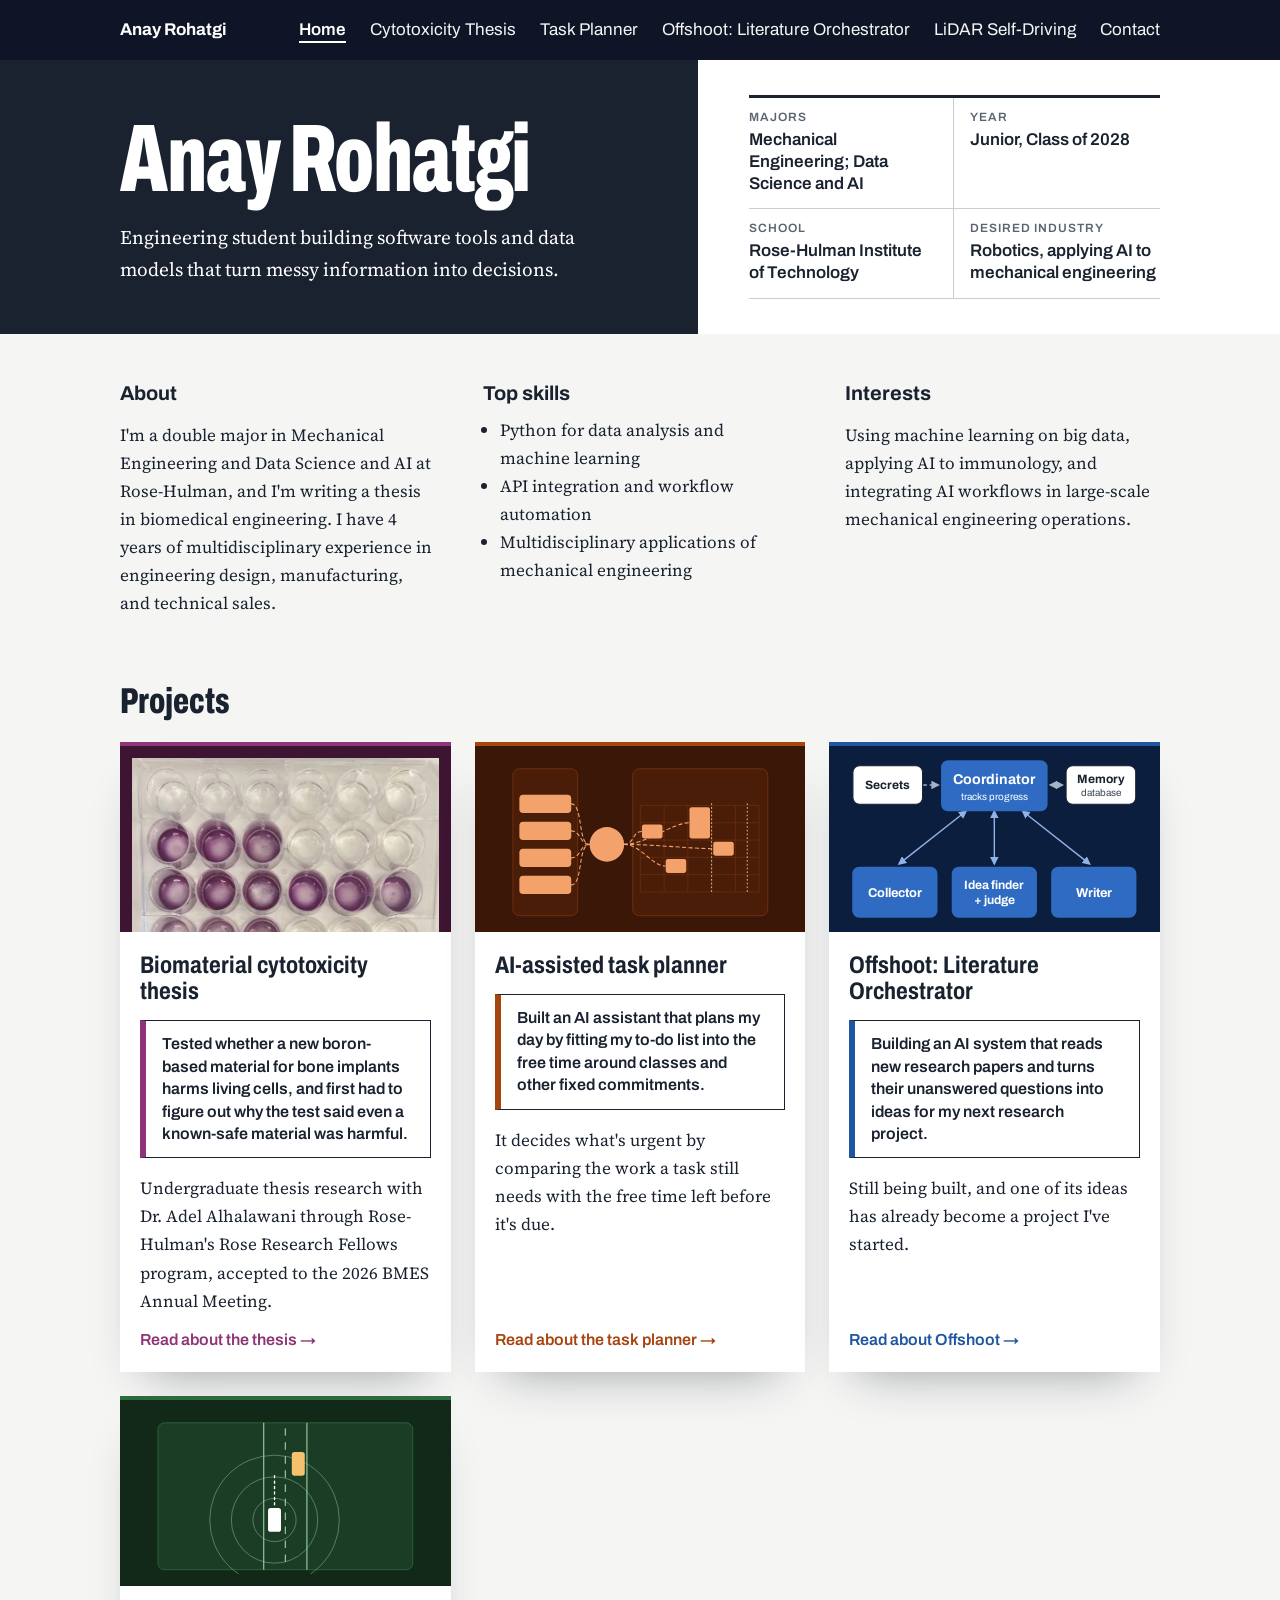
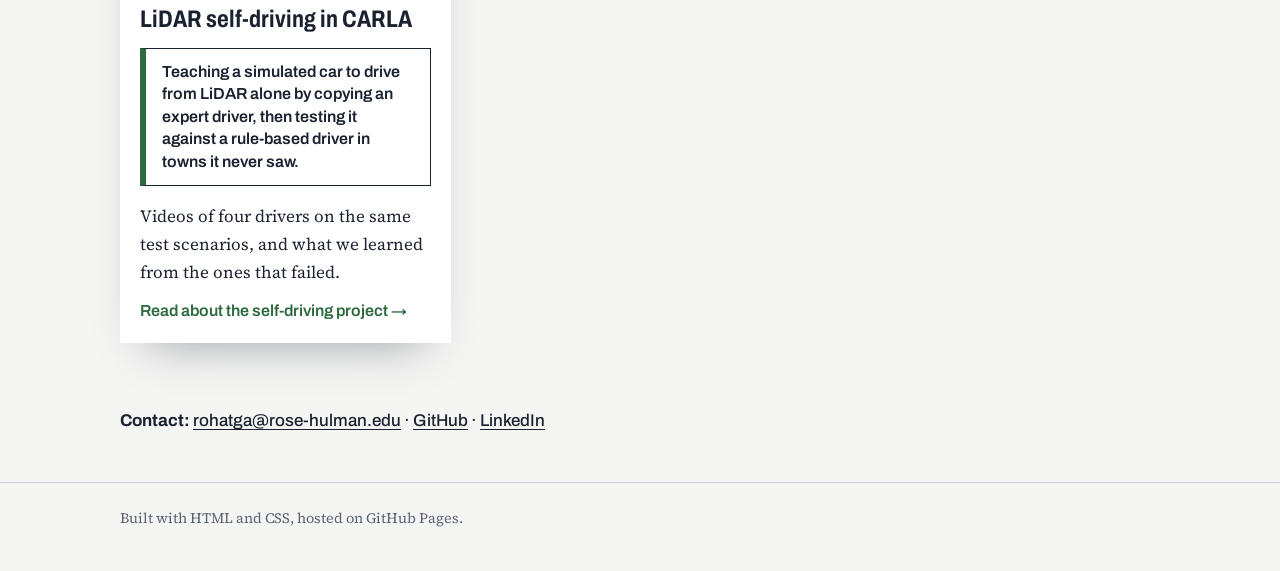
<file: index.html>
<!doctype html>
<html lang="en">
<head>
  <meta charset="utf-8">
  <meta name="viewport" content="width=device-width, initial-scale=1">
  <title>Anay Rohatgi | Portfolio</title>
  <link rel="preconnect" href="https://fonts.googleapis.com">
  <link rel="preconnect" href="https://fonts.gstatic.com" crossorigin>
  <link href="https://fonts.googleapis.com/css2?family=Archivo:wdth,wght@62..125,400..800&family=Source+Serif+4:opsz,wght@8..60,400;8..60,600&display=swap" rel="stylesheet">
  <link rel="stylesheet" href="style.css">
</head>
<body class="home-intro">
  <a class="skip-link" href="#main">Skip to content</a>
  <header class="site-header">
    <nav class="site-nav wrap" aria-label="Main">
      <a class="home" href="index.html">Anay Rohatgi</a>
      <ul>
        <li><a href="index.html" aria-current="page">Home</a></li>
        <li><a href="thesis.html">Cytotoxicity Thesis</a></li>
        <li><a href="task-planner.html">Task Planner</a></li>
        <li><a href="literature-orchestrator.html">Offshoot: Literature Orchestrator</a></li>
        <li><a href="carla-lidar.html">LiDAR Self-Driving</a></li>
        <li><a href="#contact">Contact</a></li>
      </ul>
    </nav>
  </header>
  <main id="main">
    <section class="hero">
      <div class="hero-inner wrap">
        <div class="hero-panel">
          <h1 class="hero-name">Anay Rohatgi</h1>
          <p class="lede">Engineering student building software tools and data models that turn messy information into decisions.</p>
        </div>
        <div class="hero-facts">
          <dl class="title-block">
            <div><dt>Majors</dt><dd>Mechanical Engineering; Data Science and AI</dd></div>
            <div><dt>Year</dt><dd>Junior, Class of 2028</dd></div>
            <div><dt>School</dt><dd>Rose-Hulman Institute of Technology</dd></div>
            <div><dt>Desired industry</dt><dd>Robotics, applying AI to mechanical engineering</dd></div>
          </dl>
        </div>
      </div>
    </section>

    <div class="wrap intro-wrap">
      <div class="about about--intro">
        <section>
          <h2>About</h2>
          <p>I'm a double major in Mechanical Engineering and Data Science and AI at Rose-Hulman, and I'm writing a thesis in biomedical engineering. I have 4 years of multidisciplinary experience in engineering design, manufacturing, and technical sales.</p>
        </section>
        <section>
          <h2>Top skills</h2>
          <ul>
            <li>Python for data analysis and machine learning</li>
            <li>API integration and workflow automation</li>
            <li>Multidisciplinary applications of mechanical engineering</li>
          </ul>
        </section>
        <section>
          <h2>Interests</h2>
          <p>Using machine learning on big data, applying AI to immunology, and integrating AI workflows in large-scale mechanical engineering operations.</p>
        </section>
      </div>
    </div>

    <section class="overview" aria-labelledby="projects-heading">
      <div class="wrap">
        <h2 id="projects-heading" class="section-title">Projects</h2>
        <div class="entries">

          <article class="entry" data-accent="purple">
            <div class="thumb thumb--photo">
              <img class="band-media" src="images/thesis-bg.webp" alt="" loading="lazy" decoding="async">
            </div>
            <div class="entry-body">
              <h3>Biomaterial cytotoxicity thesis</h3>
              <p class="bottom-line">Tested whether a new boron-based material for bone implants harms living cells, and first had to figure out why the test said even a known-safe material was harmful.</p>
              <p>Undergraduate thesis research with Dr. Adel Alhalawani through Rose-Hulman's Rose Research Fellows program, accepted to the 2026 BMES Annual Meeting.</p>
              <a class="more" href="thesis.html">Read about the thesis</a>
            </div>
          </article>

          <article class="entry" data-accent="rust">
            <div class="thumb thumb--art">
              <svg class="band-art" viewBox="0 0 480 300" aria-hidden="true" focusable="false">
                <rect x="4" y="20" width="120" height="272" rx="12" fill="#4A1D08" stroke="#7A3312" stroke-width="1.5"/>
                <g fill="#F4A26C">
                  <rect x="16" y="68" width="96" height="34" rx="7"/>
                  <rect x="16" y="118" width="96" height="34" rx="7"/>
                  <rect x="16" y="168" width="96" height="34" rx="7"/>
                  <rect x="16" y="218" width="96" height="34" rx="7"/>
                </g>
                <rect x="226" y="20" width="250" height="272" rx="12" fill="#4A1D08" stroke="#7A3312" stroke-width="1.5"/>
                <g stroke="#7A3312" stroke-width="1">
                  <path d="M240 88H460M240 120H460M240 152H460M240 184H460M240 216H460M240 248H460"/>
                  <path d="M240 88V248M284 88V248M328 88V248M372 88V248M416 88V248M460 88V248"/>
                </g>
                <g fill="none" stroke="#F4A26C" stroke-width="2" stroke-linecap="round">
                  <path class="flow" d="M112 85C134 85 124 160 146 160"/>
                  <path class="flow" d="M112 135C130 135 128 160 146 160"/>
                  <path class="flow" d="M112 185C130 185 128 160 146 160"/>
                  <path class="flow" d="M112 235C134 235 124 160 146 160"/>
                  <path class="flow" d="M210 160C228 160 226 136 242 136"/>
                  <path class="flow" d="M210 160C240 160 262 200 286 200"/>
                  <path class="flow" d="M210 160C250 160 300 120 330 120"/>
                  <path class="flow" d="M210 160C262 160 340 168 374 168"/>
                </g>
                <circle cx="178" cy="160" r="32" fill="#F4A26C"/>
                <g fill="#F4A26C">
                  <rect x="243" y="123" width="38" height="26" rx="4"/>
                  <rect x="287" y="187" width="38" height="26" rx="4"/>
                  <rect x="331" y="91" width="38" height="58" rx="4"/>
                  <rect x="375" y="155" width="38" height="26" rx="4"/>
                </g>
                <path d="M372 84V252M438 84V252" stroke="#FFE3CC" stroke-width="1.5" stroke-dasharray="3 4"/>
              </svg>
            </div>
            <div class="entry-body">
              <h3>AI-assisted task planner</h3>
              <p class="bottom-line">Built an AI assistant that plans my day by fitting my to-do list into the free time around classes and other fixed commitments.</p>
              <p>It decides what's urgent by comparing the work a task still needs with the free time left before it's due.</p>
              <a class="more" href="task-planner.html">Read about the task planner</a>
            </div>
          </article>

          <article class="entry" data-accent="blue">
            <div class="thumb thumb--diagram">
              <svg class="thumb-diagram" viewBox="0 97 400 228" aria-hidden="true" focusable="false">
                <defs>
                  <marker id="home-orch-arrow" viewBox="0 0 10 10" refX="8" refY="5" markerWidth="6" markerHeight="6" orient="auto-start-reverse">
                    <path d="M0 0L10 5L0 10z" fill="#8FB3E6"/>
                  </marker>
                  <marker id="home-orch-arrow-grey" viewBox="0 0 10 10" refX="8" refY="5" markerWidth="6" markerHeight="6" orient="auto-start-reverse">
                    <path d="M0 0L10 5L0 10z" fill="#A7B3C4"/>
                  </marker>
                </defs>
                <g fill="none" stroke-width="2">
                  <path d="M160 172L66 246" stroke="#8FB3E6" marker-start="url(#home-orch-arrow)" marker-end="url(#home-orch-arrow)"/>
                  <path d="M200 172V246" stroke="#8FB3E6" marker-start="url(#home-orch-arrow)" marker-end="url(#home-orch-arrow)"/>
                  <path d="M240 172L334 246" stroke="#8FB3E6" marker-start="url(#home-orch-arrow)" marker-end="url(#home-orch-arrow)"/>
                  <g stroke="#A7B3C4" stroke-dasharray="5 4">
                    <path d="M100 135H121" marker-end="url(#home-orch-arrow-grey)"/>
                    <path d="M279 135H296" marker-start="url(#home-orch-arrow-grey)" marker-end="url(#home-orch-arrow-grey)"/>
                  </g>
                </g>
                <g fill="#fff" stroke="#1A2230" stroke-width="1.5">
                  <rect x="1" y="108" width="98" height="54" rx="9"/>
                  <rect x="301" y="108" width="98" height="54" rx="9"/>
                </g>
                <g fill="#2F6BC2">
                  <rect x="125" y="100" width="150" height="72" rx="10"/>
                  <rect x="0" y="250" width="120" height="72" rx="10"/>
                  <rect x="140" y="250" width="120" height="72" rx="10"/>
                  <rect x="280" y="250" width="120" height="72" rx="10"/>
                </g>
                <g text-anchor="middle" font-weight="700" fill="#1A2230" font-size="17">
                  <text x="50" y="140">Secrets</text>
                  <text x="350" y="132">Memory</text>
                </g>
                <text x="350" y="151" text-anchor="middle" fill="#3E4755" font-size="14">database</text>
                <g text-anchor="middle" font-weight="700" fill="#fff">
                  <text x="200" y="134" font-size="20">Coordinator</text>
                  <text x="60" y="292" font-size="18">Collector</text>
                  <text x="200" y="282" font-size="17">Idea finder</text>
                  <text x="200" y="303" font-size="17">+ judge</text>
                  <text x="340" y="292" font-size="18">Writer</text>
                </g>
                <text x="200" y="156" text-anchor="middle" font-size="14" fill="#fff">tracks progress</text>
              </svg>
            </div>
            <div class="entry-body">
              <h3>Offshoot: Literature Orchestrator</h3>
              <p class="bottom-line">Building an AI system that reads new research papers and turns their unanswered questions into ideas for my next research project.</p>
              <p>Still being built, and one of its ideas has already become a project I've started.</p>
              <a class="more" href="literature-orchestrator.html">Read about Offshoot</a>
            </div>
          </article>

          <article class="entry" data-accent="green">
            <div class="thumb thumb--art">
              <svg class="band-art" viewBox="0 0 480 300" aria-hidden="true" focusable="false">
                <rect x="4" y="20" width="472" height="272" rx="12" fill="#1B3D26" stroke="#2D6A3E" stroke-width="1.5"/>
                <path d="M200 20V292M280 20V292" stroke="#9ED3AE" stroke-width="2"/>
                <path d="M240 30V282" stroke="#9ED3AE" stroke-width="2" stroke-dasharray="14 12"/>
                <g fill="none" stroke="#9ED3AE" stroke-width="1.5" opacity=".55">
                  <circle cx="220" cy="200" r="40"/>
                  <circle cx="220" cy="200" r="80"/>
                  <circle cx="220" cy="200" r="120"/>
                </g>
                <rect x="208" y="178" width="24" height="44" rx="5" fill="#fff"/>
                <rect x="252" y="74" width="24" height="44" rx="5" fill="#F4C26C"/>
                <path d="M220 172V112" stroke="#fff" stroke-width="2.5" stroke-linecap="round" stroke-dasharray="4 6"/>
              </svg>
            </div>
            <div class="entry-body">
              <h3>LiDAR self-driving in CARLA</h3>
              <p class="bottom-line">Teaching a simulated car to drive from LiDAR alone by copying an expert driver, then testing it against a rule-based driver in towns it never saw.</p>
              <p>Videos of four drivers on the same test scenarios, and what we learned from the ones that failed.</p>
              <a class="more" href="carla-lidar.html">Read about the self-driving project</a>
            </div>
          </article>

        </div>
      </div>
    </section>

    <div class="wrap contact-wrap">
      <p class="contact-line" id="contact"><strong>Contact:</strong> <a href="mailto:rohatga@rose-hulman.edu">rohatga@rose-hulman.edu</a> · <a href="https://github.com/anayrohatgi">GitHub</a> · <a href="https://www.linkedin.com/in/anay-rohatgi">LinkedIn</a></p>
    </div>
  </main>
  <footer><div class="wrap">Built with HTML and CSS, hosted on GitHub Pages.</div></footer>
  <script src="script.js"></script>
</body>
</html>
</file>
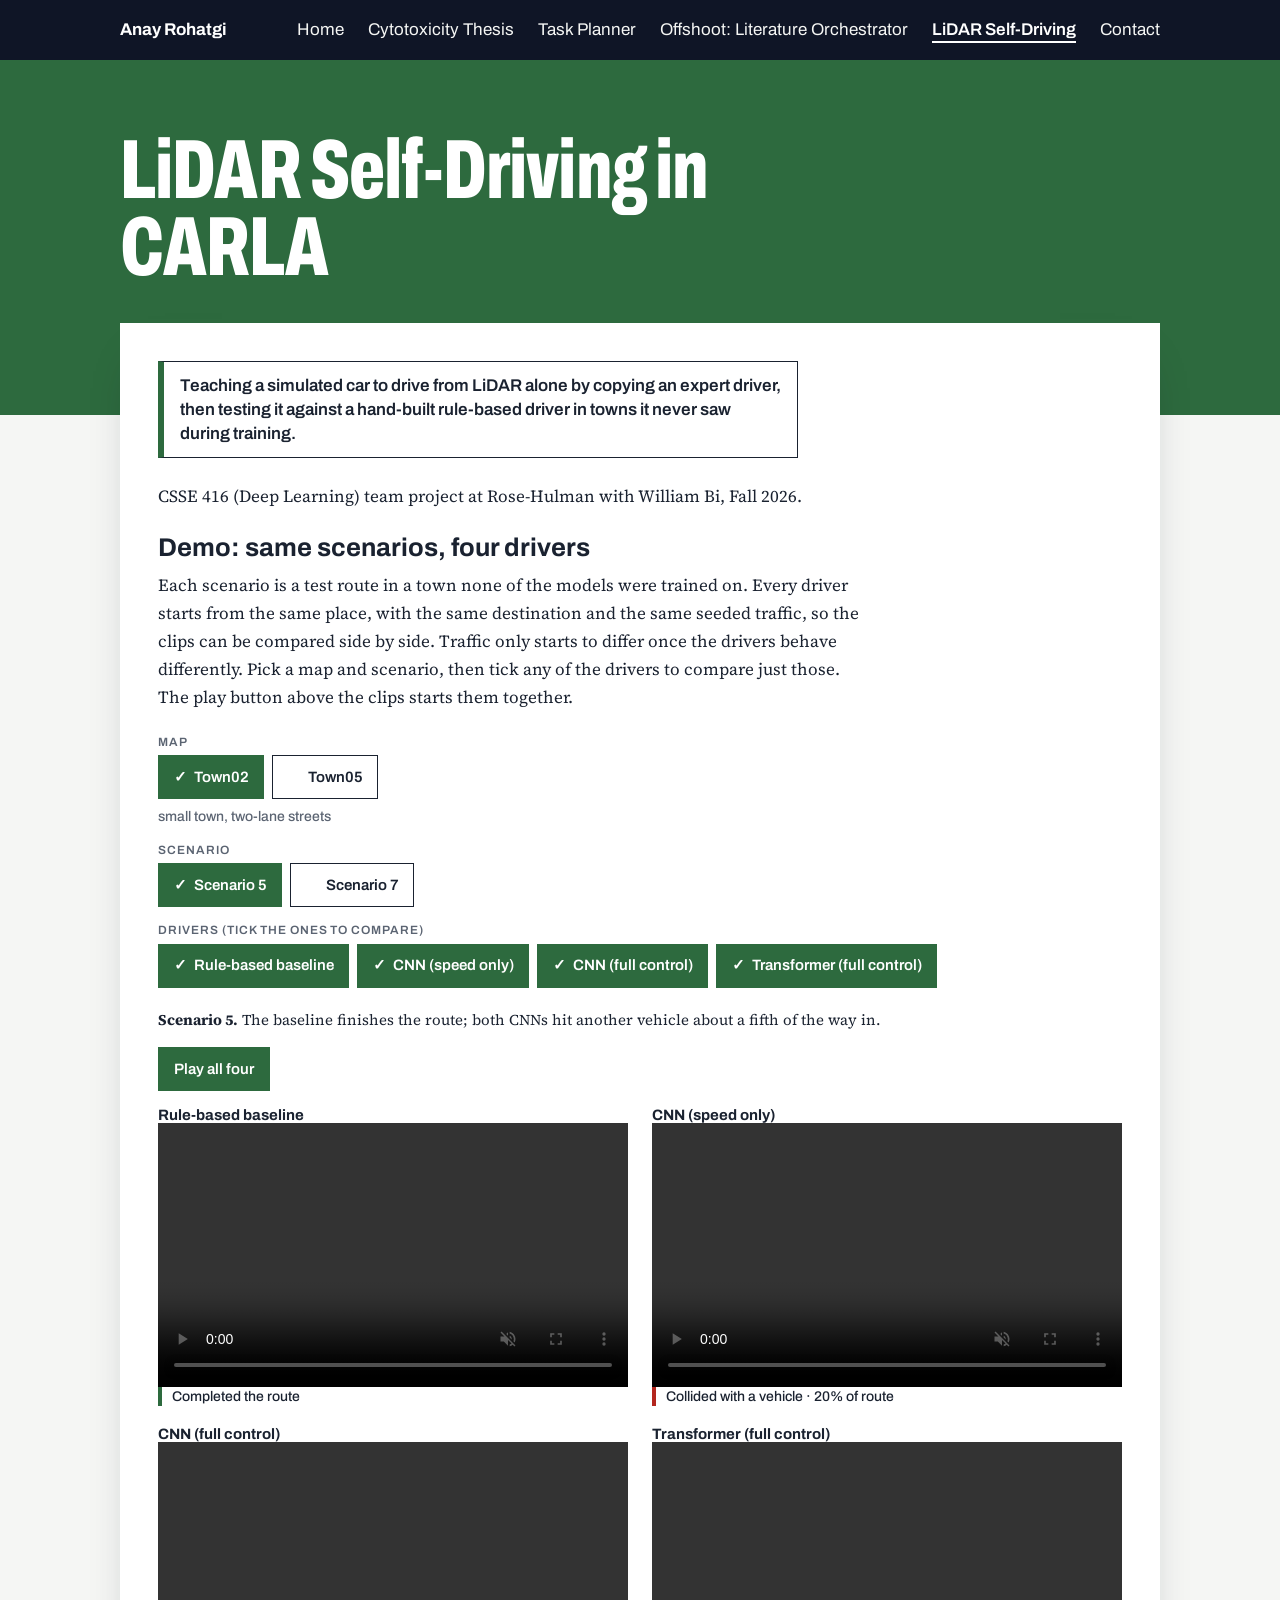
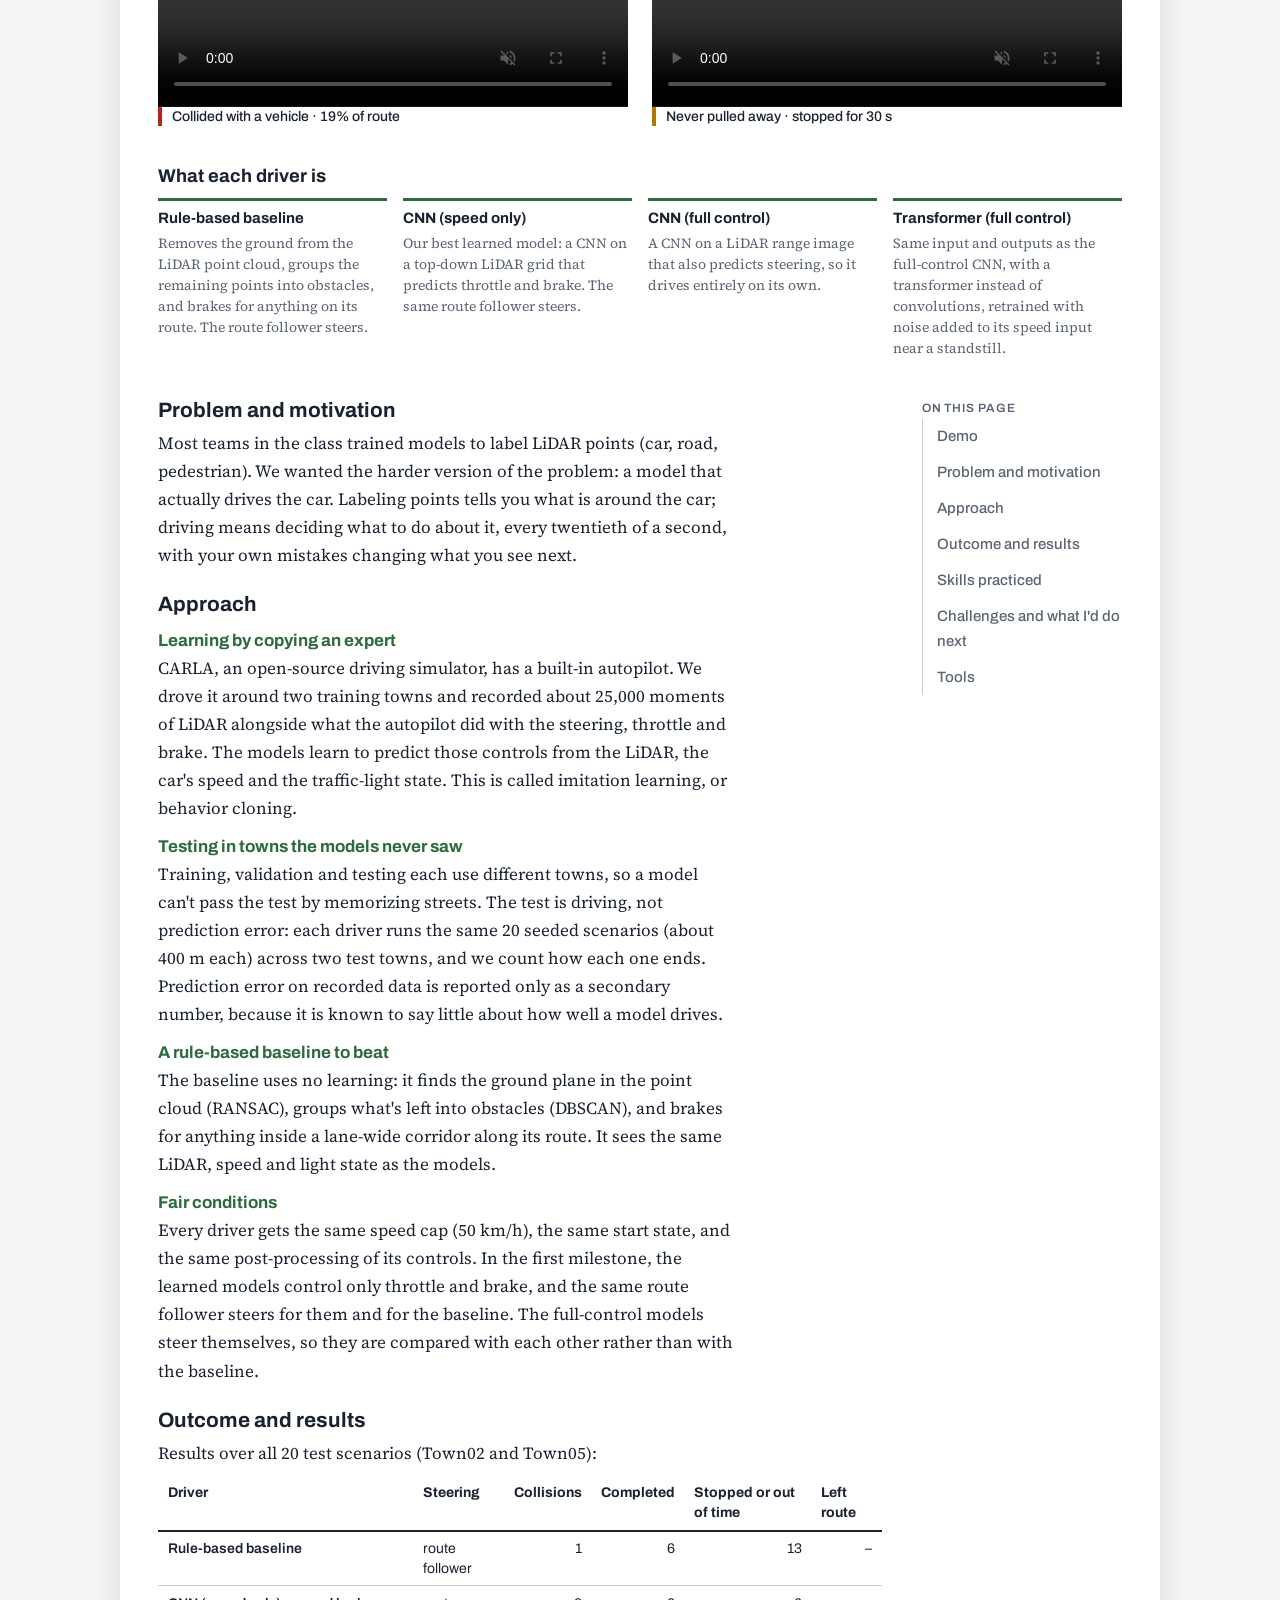
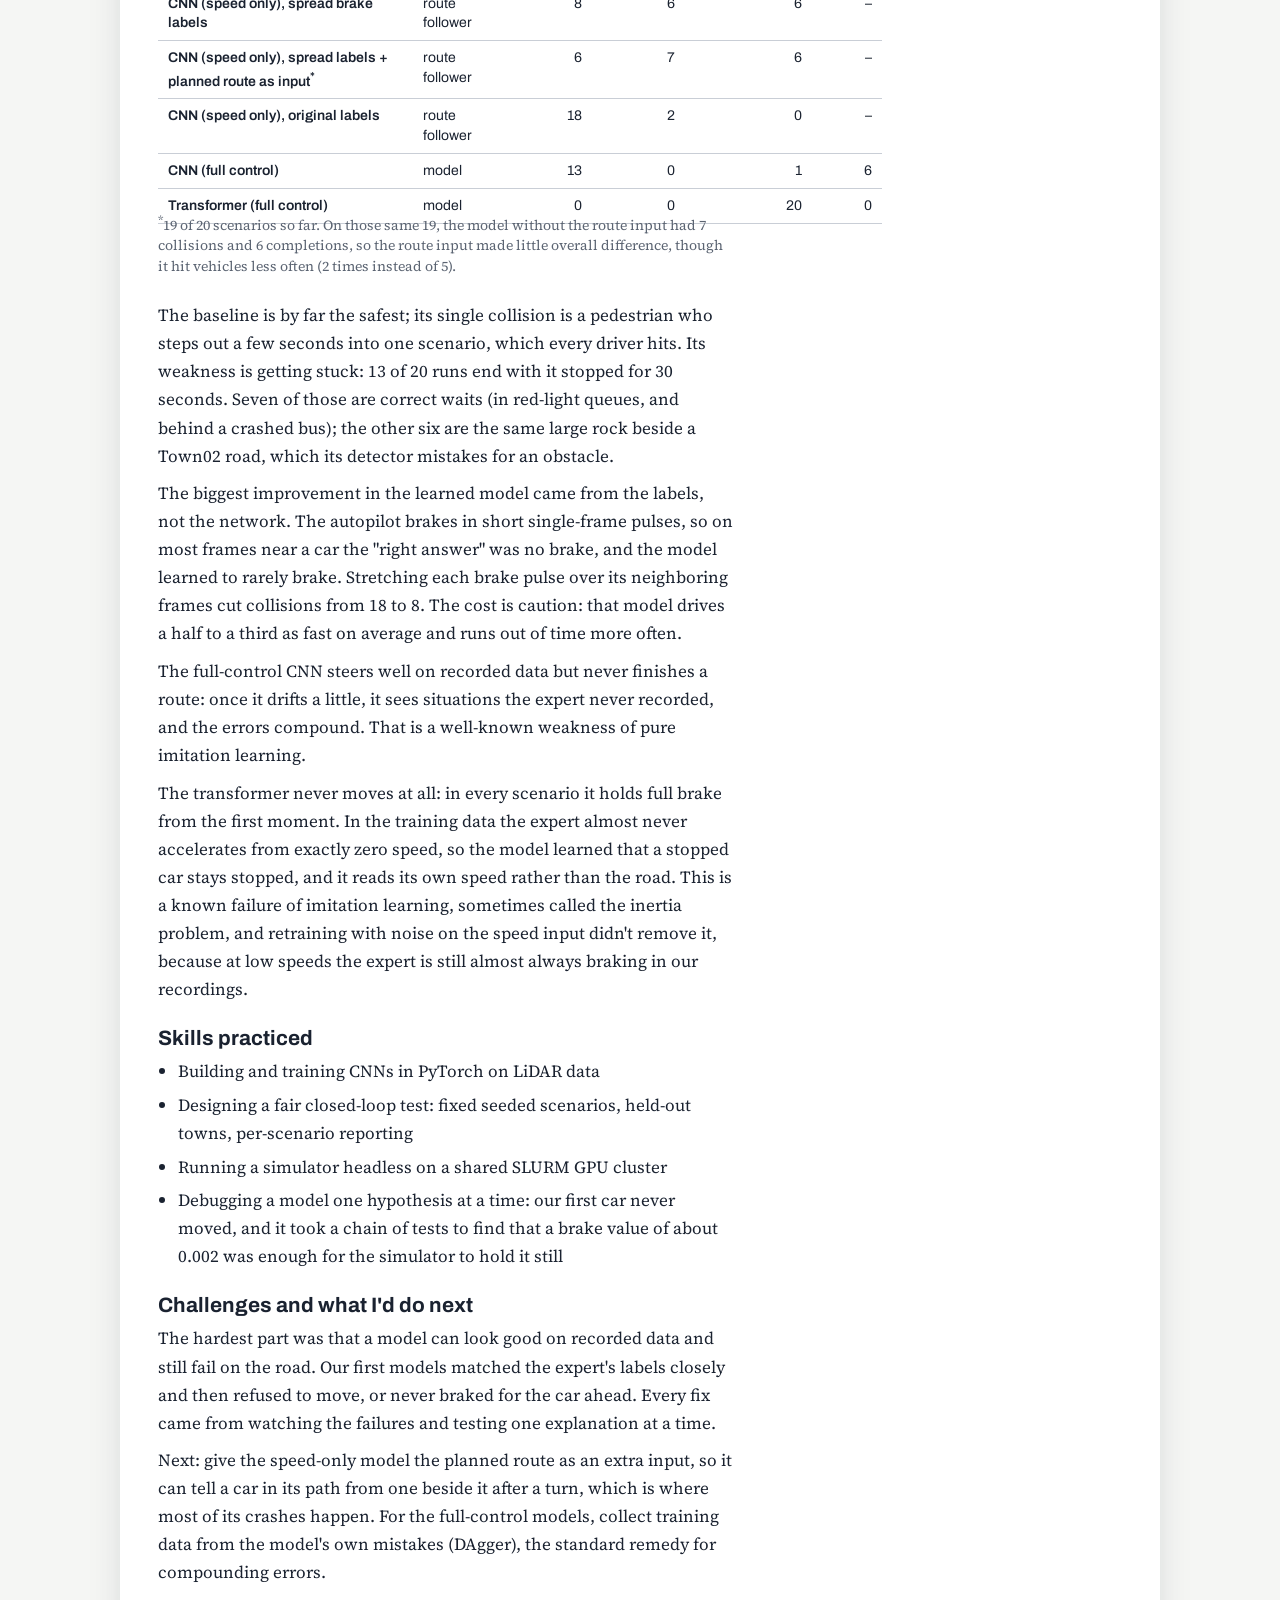
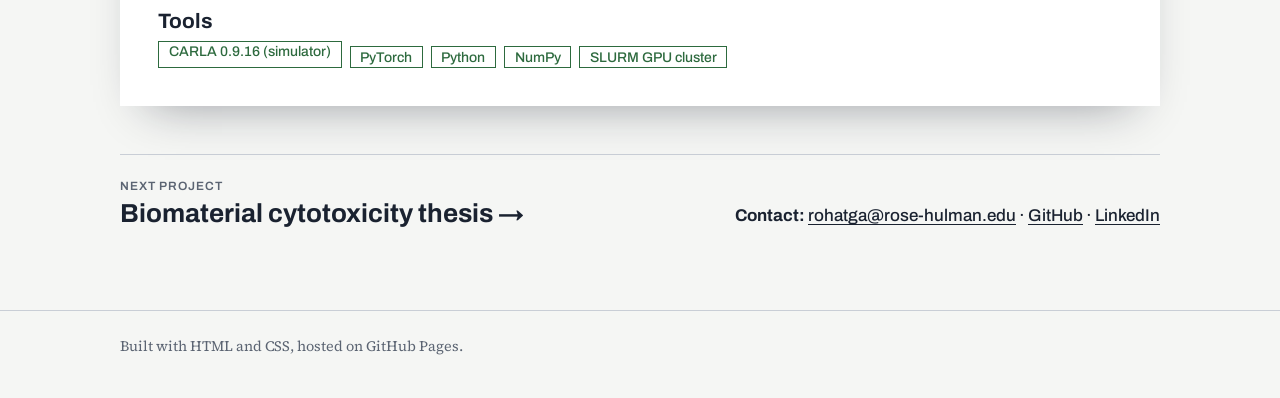
<file: carla-lidar.html>
<!doctype html>
<html lang="en">
<head>
  <meta charset="utf-8">
  <meta name="viewport" content="width=device-width, initial-scale=1">
  <title>LiDAR Self-Driving in CARLA | Anay Rohatgi</title>
  <link rel="preconnect" href="https://fonts.googleapis.com">
  <link rel="preconnect" href="https://fonts.gstatic.com" crossorigin>
  <link href="https://fonts.googleapis.com/css2?family=Archivo:wdth,wght@62..125,400..800&family=Source+Serif+4:opsz,wght@8..60,400;8..60,600&display=swap" rel="stylesheet">
  <link rel="stylesheet" href="style.css?v=4">
</head>
<body>
  <a class="skip-link" href="#main">Skip to content</a>
  <header class="site-header">
    <nav class="site-nav wrap" aria-label="Main">
      <a class="home" href="index.html">Anay Rohatgi</a>
      <ul>
        <li><a href="index.html">Home</a></li>
        <li><a href="thesis.html">Cytotoxicity Thesis</a></li>
        <li><a href="task-planner.html">Task Planner</a></li>
        <li><a href="literature-orchestrator.html">Offshoot: Literature Orchestrator</a></li>
        <li><a href="carla-lidar.html" aria-current="page">LiDAR Self-Driving</a></li>
        <li><a href="#contact">Contact</a></li>
      </ul>
    </nav>
  </header>
  <main id="main">
    <article class="project detail" data-accent="green">
      <div class="band">
        <div class="band-inner wrap"><h1>LiDAR Self-Driving in CARLA</h1></div>
      </div>
      <div class="wrap">
        <div class="card detail-card detail-card--toc-right">

          <!-- Demo first: full card width, above the write-up. -->
          <section class="demo" id="demo" aria-labelledby="demo-heading">
            <p class="bottom-line">Teaching a simulated car to drive from LiDAR alone by copying an expert driver, then testing it against a hand-built rule-based driver in towns it never saw during training.</p>
            <p class="meta">CSSE 416 (Deep Learning) team project at Rose-Hulman with William Bi, Fall 2026.</p>
            <h2 id="demo-heading">Demo: same scenarios, four drivers</h2>
            <p>Each scenario is a test route in a town none of the models were trained on. Every driver starts from the same place, with the same destination and the same seeded traffic, so the clips can be compared side by side. Traffic only starts to differ once the drivers behave differently. Pick a map and scenario, then tick any of the drivers to compare just those. The play button above the clips starts them together.</p>
            <h3 class="town">Town02 <span>small town, two-lane streets</span></h3>

            <figure class="scenario" id="town02-sc05">
              <figcaption><strong>Scenario 5.</strong> The baseline finishes the route; both CNNs hit another vehicle about a fifth of the way in.</figcaption>
              <button class="play-all" type="button">Play all four</button>
              <div class="clips">
                <div class="clip"><p class="clip-name">Rule-based baseline</p>
                  <video src="videos/carla/baseline-dz-cap/Town02_sc05.mp4" controls muted playsinline preload="metadata" aria-label="Rule-based baseline, Town02 scenario 5"></video>
                  <p class="outcome outcome--ok">Completed the route</p></div>
                <div class="clip"><p class="clip-name">CNN (speed only)</p>
                  <video src="videos/carla/m4_spread-dz-cap/Town02_sc05.mp4" controls muted playsinline preload="metadata" aria-label="CNN with throttle and brake only, Town02 scenario 5"></video>
                  <p class="outcome outcome--crash">Collided with a vehicle · 20% of route</p></div>
                <div class="clip"><p class="clip-name">CNN (full control)</p>
                  <video src="videos/carla/cnn-dz-cap/Town02_sc05.mp4" controls muted playsinline preload="metadata" aria-label="Full-control CNN, Town02 scenario 5"></video>
                  <p class="outcome outcome--crash">Collided with a vehicle · 19% of route</p></div>
                <div class="clip"><p class="clip-name">Transformer (full control)</p>
                  <video src="videos/carla/tf2-dz-cap/Town02_sc05.mp4" controls muted playsinline preload="metadata" aria-label="Transformer, Town02 scenario 5"></video>
                  <p class="outcome outcome--stop">Never pulled away · stopped for 30 s</p></div>
              </div>
            </figure>

            <figure class="scenario" id="town02-sc07">
              <figcaption><strong>Scenario 7.</strong> The speed-only CNN finishes. The baseline stops for a large rock at the roadside: its geometric detector can't tell a rock face from a car, so it waits until the 30-second limit.</figcaption>
              <button class="play-all" type="button">Play all four</button>
              <div class="clips">
                <div class="clip"><p class="clip-name">Rule-based baseline</p>
                  <video src="videos/carla/baseline-dz-cap/Town02_sc07.mp4" controls muted playsinline preload="metadata" aria-label="Rule-based baseline, Town02 scenario 7"></video>
                  <p class="outcome outcome--stop">Stopped for 30 s · 90% of route</p></div>
                <div class="clip"><p class="clip-name">CNN (speed only)</p>
                  <video src="videos/carla/m4_spread-dz-cap/Town02_sc07.mp4" controls muted playsinline preload="metadata" aria-label="CNN with throttle and brake only, Town02 scenario 7"></video>
                  <p class="outcome outcome--ok">Completed the route</p></div>
                <div class="clip"><p class="clip-name">CNN (full control)</p>
                  <video src="videos/carla/cnn-dz-cap/Town02_sc07.mp4" controls muted playsinline preload="metadata" aria-label="Full-control CNN, Town02 scenario 7"></video>
                  <p class="outcome outcome--crash">Collided with a vehicle · 12% of route</p></div>
                <div class="clip"><p class="clip-name">Transformer (full control)</p>
                  <video src="videos/carla/tf2-dz-cap/Town02_sc07.mp4" controls muted playsinline preload="metadata" aria-label="Transformer, Town02 scenario 7"></video>
                  <p class="outcome outcome--stop">Never pulled away · stopped for 30 s</p></div>
              </div>
            </figure>

            <h3 class="town">Town05 <span>grid of multi-lane streets</span></h3>

            <figure class="scenario" id="town05-sc00">
              <figcaption><strong>Scenario 0.</strong> The speed-only CNN finishes. The baseline is doing the right thing: it waits in a queue behind a car stopped at a red light. Our test counts any 30-second stop as stuck unless the light is at the car itself, so this ending says more about the test rule than about the baseline.</figcaption>
              <button class="play-all" type="button">Play all four</button>
              <div class="clips">
                <div class="clip"><p class="clip-name">Rule-based baseline</p>
                  <video src="videos/carla/baseline-dz-cap/Town05_sc00.mp4" controls muted playsinline preload="metadata" aria-label="Rule-based baseline, Town05 scenario 0"></video>
                  <p class="outcome outcome--stop">Stopped for 30 s · 62% of route</p></div>
                <div class="clip"><p class="clip-name">CNN (speed only)</p>
                  <video src="videos/carla/m4_spread-dz-cap/Town05_sc00.mp4" controls muted playsinline preload="metadata" aria-label="CNN with throttle and brake only, Town05 scenario 0"></video>
                  <p class="outcome outcome--ok">Completed the route</p></div>
                <div class="clip"><p class="clip-name">CNN (full control)</p>
                  <video src="videos/carla/cnn-dz-cap/Town05_sc00.mp4" controls muted playsinline preload="metadata" aria-label="Full-control CNN, Town05 scenario 0"></video>
                  <p class="outcome outcome--stop">Stopped for 30 s · 11% of route</p></div>
                <div class="clip"><p class="clip-name">Transformer (full control)</p>
                  <video src="videos/carla/tf2-dz-cap/Town05_sc00.mp4" controls muted playsinline preload="metadata" aria-label="Transformer, Town05 scenario 0"></video>
                  <p class="outcome outcome--stop">Never pulled away · stopped for 30 s</p></div>
              </div>
            </figure>

            <figure class="scenario" id="town05-sc09">
              <figcaption><strong>Scenario 9.</strong> The baseline finishes; the speed-only CNN collides just before the end, and the full-control CNN drifts off its route.</figcaption>
              <button class="play-all" type="button">Play all four</button>
              <div class="clips">
                <div class="clip"><p class="clip-name">Rule-based baseline</p>
                  <video src="videos/carla/baseline-dz-cap/Town05_sc09.mp4" controls muted playsinline preload="metadata" aria-label="Rule-based baseline, Town05 scenario 9"></video>
                  <p class="outcome outcome--ok">Completed the route</p></div>
                <div class="clip"><p class="clip-name">CNN (speed only)</p>
                  <video src="videos/carla/m4_spread-dz-cap/Town05_sc09.mp4" controls muted playsinline preload="metadata" aria-label="CNN with throttle and brake only, Town05 scenario 9"></video>
                  <p class="outcome outcome--crash">Collided with a vehicle · 99% of route</p></div>
                <div class="clip"><p class="clip-name">CNN (full control)</p>
                  <video src="videos/carla/cnn-dz-cap/Town05_sc09.mp4" controls muted playsinline preload="metadata" aria-label="Full-control CNN, Town05 scenario 9"></video>
                  <p class="outcome outcome--off">Left the route (over 8 m off) · 22% of route</p></div>
                <div class="clip"><p class="clip-name">Transformer (full control)</p>
                  <video src="videos/carla/tf2-dz-cap/Town05_sc09.mp4" controls muted playsinline preload="metadata" aria-label="Transformer, Town05 scenario 9"></video>
                  <p class="outcome outcome--stop">Never pulled away · stopped for 30 s</p></div>
              </div>
            </figure>

            <h3 class="key-title">What each driver is</h3>
            <dl class="demo-key">
              <div><dt>Rule-based baseline</dt><dd>Removes the ground from the LiDAR point cloud, groups the remaining points into obstacles, and brakes for anything on its route. The route follower steers.</dd></div>
              <div><dt>CNN (speed only)</dt><dd>Our best learned model: a CNN on a top-down LiDAR grid that predicts throttle and brake. The same route follower steers.</dd></div>
              <div><dt>CNN (full control)</dt><dd>A CNN on a LiDAR range image that also predicts steering, so it drives entirely on its own.</dd></div>
              <div><dt>Transformer (full control)</dt><dd>Same input and outputs as the full-control CNN, with a transformer instead of convolutions, retrained with noise added to its speed input near a standstill.</dd></div>
            </dl>
          </section>

          <div class="visuals">
            <nav class="toc" aria-label="On this page">
              <p class="toc-title">On this page</p>
              <ol>
                <li><a href="#demo">Demo</a></li>
                <li><a href="#problem">Problem and motivation</a></li>
                <li><a href="#approach">Approach</a></li>
                <li><a href="#outcome">Outcome and results</a></li>
                <li><a href="#skills">Skills practiced</a></li>
                <li><a href="#next-steps">Challenges and what I'd do next</a></li>
                <li><a href="#tools">Tools</a></li>
              </ol>
            </nav>
          </div>

          <div class="sections">
            <section id="problem">
              <h2>Problem and motivation</h2>
              <p>Most teams in the class trained models to label LiDAR points (car, road, pedestrian). We wanted the harder version of the problem: a model that actually drives the car. Labeling points tells you what is around the car; driving means deciding what to do about it, every twentieth of a second, with your own mistakes changing what you see next.</p>
            </section>

            <section id="approach">
              <h2>Approach</h2>
              <h3>Learning by copying an expert</h3>
              <p>CARLA, an open-source driving simulator, has a built-in autopilot. We drove it around two training towns and recorded about 25,000 moments of LiDAR alongside what the autopilot did with the steering, throttle and brake. The models learn to predict those controls from the LiDAR, the car's speed and the traffic-light state. This is called imitation learning, or behavior cloning.</p>
              <h3>Testing in towns the models never saw</h3>
              <p>Training, validation and testing each use different towns, so a model can't pass the test by memorizing streets. The test is driving, not prediction error: each driver runs the same 20 seeded scenarios (about 400 m each) across two test towns, and we count how each one ends. Prediction error on recorded data is reported only as a secondary number, because it is known to say little about how well a model drives.</p>
              <h3>A rule-based baseline to beat</h3>
              <p>The baseline uses no learning: it finds the ground plane in the point cloud (RANSAC), groups what's left into obstacles (DBSCAN), and brakes for anything inside a lane-wide corridor along its route. It sees the same LiDAR, speed and light state as the models.</p>
              <h3>Fair conditions</h3>
              <p>Every driver gets the same speed cap (50 km/h), the same start state, and the same post-processing of its controls. In the first milestone, the learned models control only throttle and brake, and the same route follower steers for them and for the baseline. The full-control models steer themselves, so they are compared with each other rather than with the baseline.</p>
            </section>

            <section id="outcome">
              <h2>Outcome and results</h2>
              <p>Results over all 20 test scenarios (Town02 and Town05):</p>
              <div class="scroll-x">
                <table class="results">
                  <thead>
                    <tr><th scope="col">Driver</th><th scope="col">Steering</th><th scope="col">Collisions</th><th scope="col">Completed</th><th scope="col">Stopped or out of time</th><th scope="col">Left route</th></tr>
                  </thead>
                  <tbody>
                    <tr><th scope="row">Rule-based baseline</th><td>route follower</td><td>1</td><td>6</td><td>13</td><td>–</td></tr>
                    <tr><th scope="row">CNN (speed only), spread brake labels</th><td>route follower</td><td>8</td><td>6</td><td>6</td><td>–</td></tr>
                    <tr><th scope="row">CNN (speed only), spread labels + planned route as input<sup>*</sup></th><td>route follower</td><td>6</td><td>7</td><td>6</td><td>–</td></tr>
                    <tr><th scope="row">CNN (speed only), original labels</th><td>route follower</td><td>18</td><td>2</td><td>0</td><td>–</td></tr>
                    <tr><th scope="row">CNN (full control)</th><td>model</td><td>13</td><td>0</td><td>1</td><td>6</td></tr>
                    <tr><th scope="row">Transformer (full control)</th><td>model</td><td>0</td><td>0</td><td>20</td><td>0</td></tr>
                  </tbody>
                </table>
              </div>
              <p class="scroll-hint">Swipe the table sideways to see every column.</p>
              <p class="meta"><sup>*</sup>19 of 20 scenarios so far. On those same 19, the model without the route input had 7 collisions and 6 completions, so the route input made little overall difference, though it hit vehicles less often (2 times instead of 5).</p>
              <p>The baseline is by far the safest; its single collision is a pedestrian who steps out a few seconds into one scenario, which every driver hits. Its weakness is getting stuck: 13 of 20 runs end with it stopped for 30 seconds. Seven of those are correct waits (in red-light queues, and behind a crashed bus); the other six are the same large rock beside a Town02 road, which its detector mistakes for an obstacle.</p>
              <p>The biggest improvement in the learned model came from the labels, not the network. The autopilot brakes in short single-frame pulses, so on most frames near a car the "right answer" was no brake, and the model learned to rarely brake. Stretching each brake pulse over its neighboring frames cut collisions from 18 to 8. The cost is caution: that model drives a half to a third as fast on average and runs out of time more often.</p>
              <p>The full-control CNN steers well on recorded data but never finishes a route: once it drifts a little, it sees situations the expert never recorded, and the errors compound. That is a well-known weakness of pure imitation learning.</p>
              <p>The transformer never moves at all: in every scenario it holds full brake from the first moment. In the training data the expert almost never accelerates from exactly zero speed, so the model learned that a stopped car stays stopped, and it reads its own speed rather than the road. This is a known failure of imitation learning, sometimes called the inertia problem, and retraining with noise on the speed input didn't remove it, because at low speeds the expert is still almost always braking in our recordings.</p>
            </section>

            <section id="skills">
              <h2>Skills practiced</h2>
              <ul>
                <li>Building and training CNNs in PyTorch on LiDAR data</li>
                <li>Designing a fair closed-loop test: fixed seeded scenarios, held-out towns, per-scenario reporting</li>
                <li>Running a simulator headless on a shared SLURM GPU cluster</li>
                <li>Debugging a model one hypothesis at a time: our first car never moved, and it took a chain of tests to find that a brake value of about 0.002 was enough for the simulator to hold it still</li>
              </ul>
            </section>

            <section id="next-steps">
              <h2>Challenges and what I'd do next</h2>
              <p>The hardest part was that a model can look good on recorded data and still fail on the road. Our first models matched the expert's labels closely and then refused to move, or never braked for the car ahead. Every fix came from watching the failures and testing one explanation at a time.</p>
              <p>Next: give the speed-only model the planned route as an extra input, so it can tell a car in its path from one beside it after a turn, which is where most of its crashes happen. For the full-control models, collect training data from the model's own mistakes (DAgger), the standard remedy for compounding errors.</p>
            </section>

            <section id="tools">
              <h2>Tools</h2>
              <ul class="tools"><li>CARLA 0.9.16 (simulator)</li><li>PyTorch</li><li>Python</li><li>NumPy</li><li>SLURM GPU cluster</li></ul>
            </section>
          </div>
        </div>
        <div class="project-end" id="contact">
          <a class="next-project" href="thesis.html"><span>Next project</span>Biomaterial cytotoxicity thesis</a>
          <p class="contact-line"><strong>Contact:</strong> <a href="mailto:rohatga@rose-hulman.edu">rohatga@rose-hulman.edu</a> · <a href="https://github.com/anayrohatgi">GitHub</a> · <a href="https://www.linkedin.com/in/anay-rohatgi">LinkedIn</a></p>
        </div>
      </div>
    </article>
  </main>
  <footer><div class="wrap">Built with HTML and CSS, hosted on GitHub Pages.</div></footer>
  <script src="script.js"></script>
  <script src="carla-demo.js?v=4"></script>
</body>
</html>
</file>
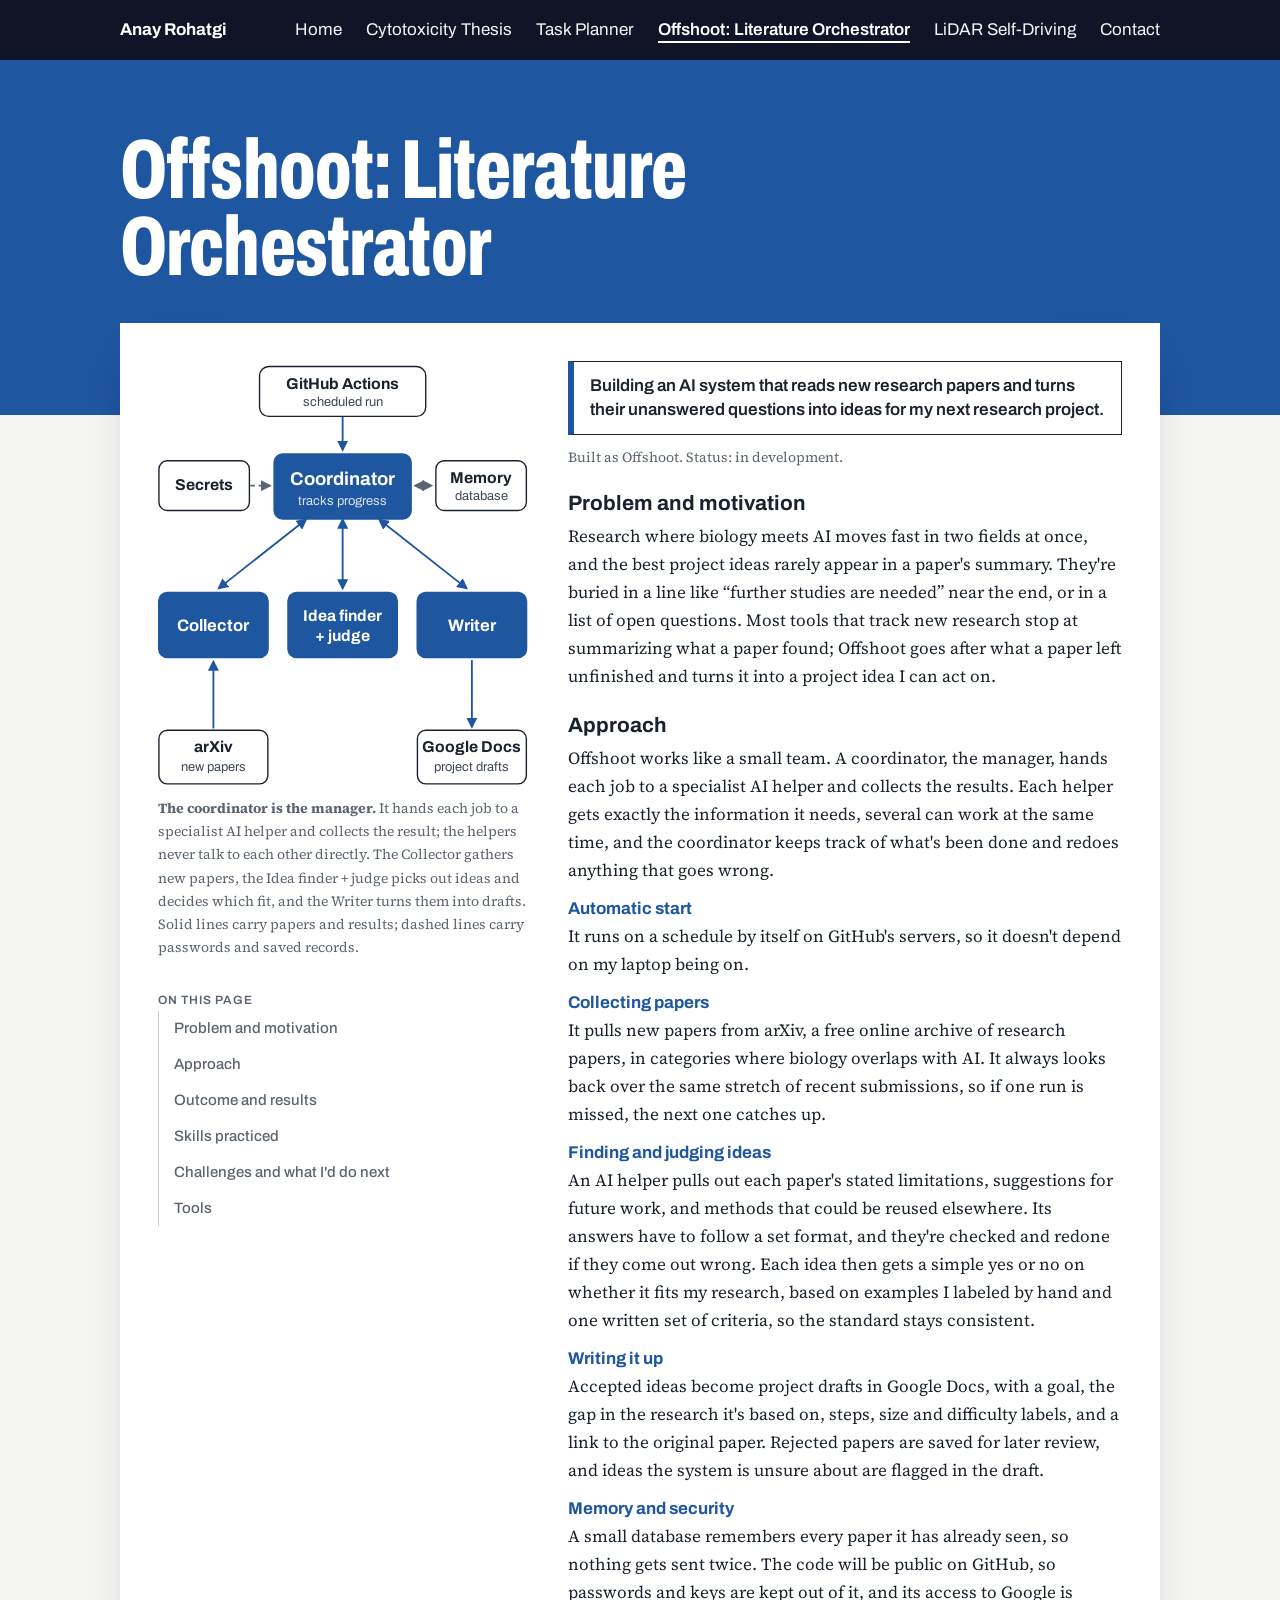
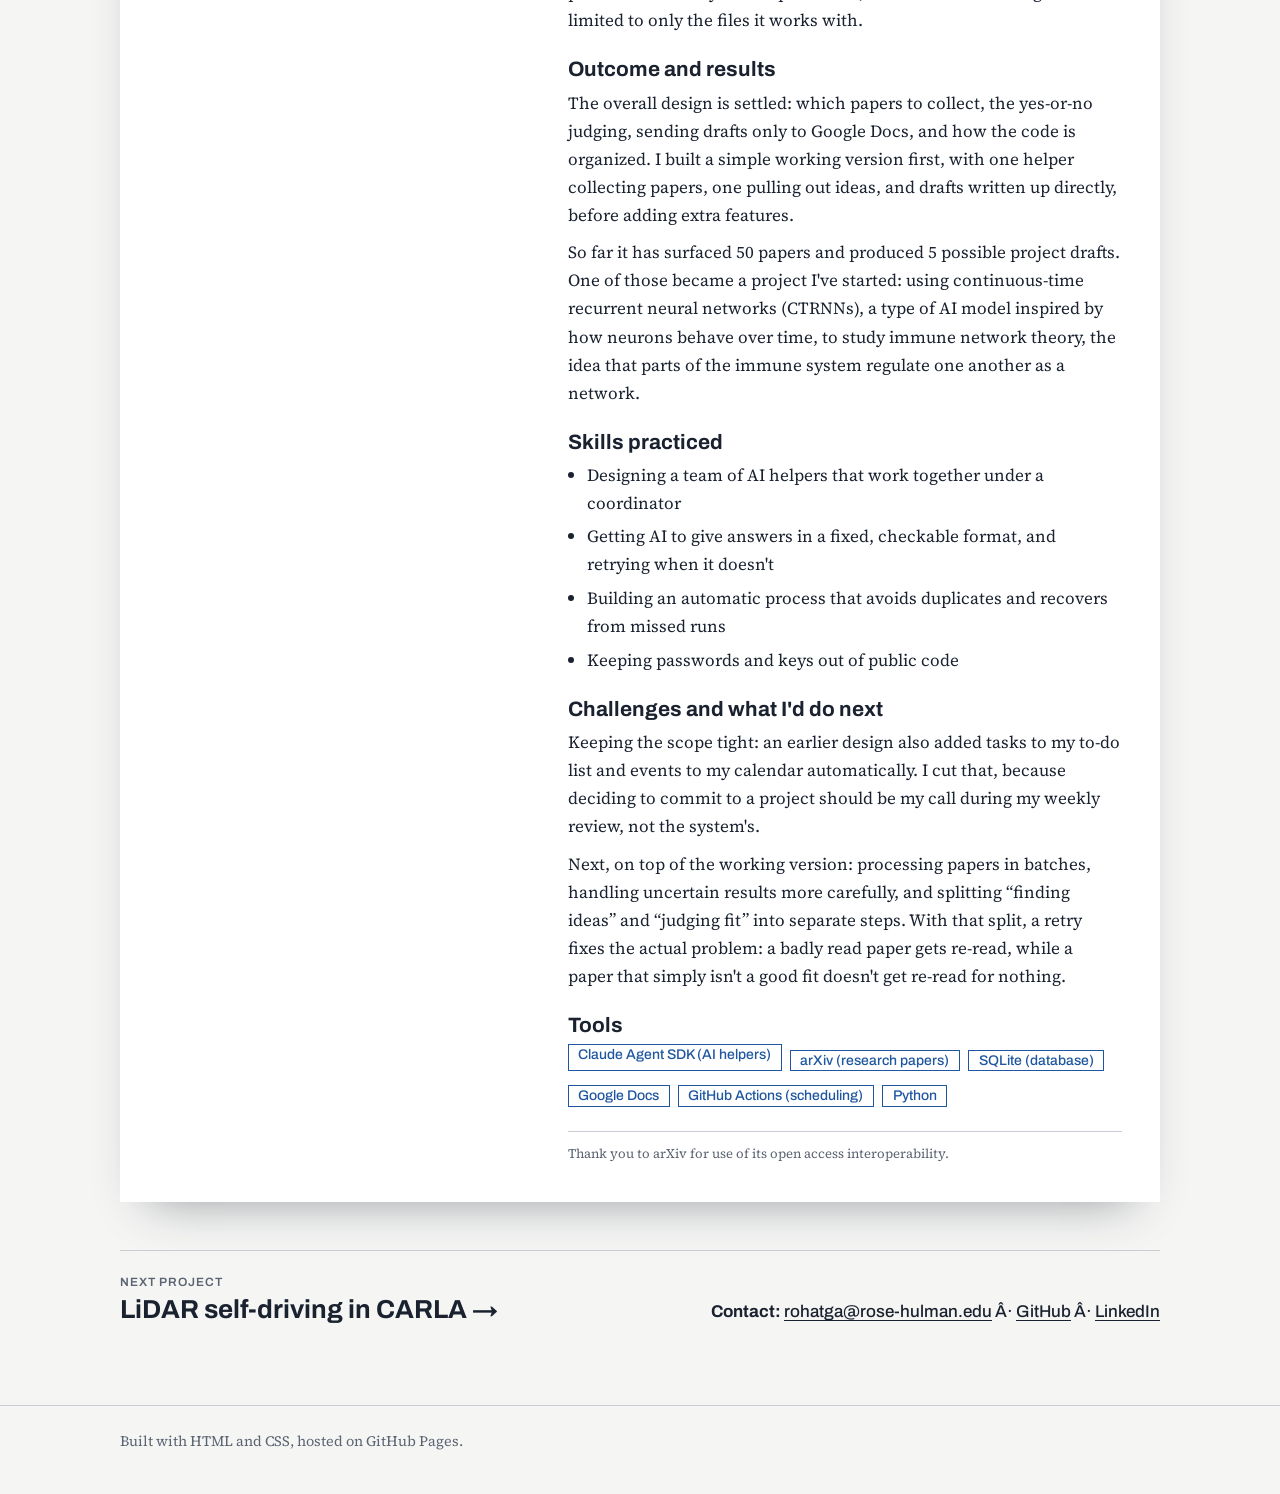
<file: literature-orchestrator.html>
<!doctype html>
<html lang="en">
<head>
  <meta charset="utf-8">
  <meta name="viewport" content="width=device-width, initial-scale=1">
  <title>Offshoot: Literature Orchestrator | Anay Rohatgi</title>
  <link rel="preconnect" href="https://fonts.googleapis.com">
  <link rel="preconnect" href="https://fonts.gstatic.com" crossorigin>
  <link href="https://fonts.googleapis.com/css2?family=Archivo:wdth,wght@62..125,400..800&family=Source+Serif+4:opsz,wght@8..60,400;8..60,600&display=swap" rel="stylesheet">
  <link rel="stylesheet" href="style.css">
</head>
<body>
  <a class="skip-link" href="#main">Skip to content</a>
  <header class="site-header">
    <nav class="site-nav wrap" aria-label="Main">
      <a class="home" href="index.html">Anay Rohatgi</a>
      <ul>
        <li><a href="index.html">Home</a></li>
        <li><a href="thesis.html">Cytotoxicity Thesis</a></li>
        <li><a href="task-planner.html">Task Planner</a></li>
        <li><a href="literature-orchestrator.html" aria-current="page">Offshoot: Literature Orchestrator</a></li>
        <li><a href="carla-lidar.html">LiDAR Self-Driving</a></li>
        <li><a href="#contact">Contact</a></li>
      </ul>
    </nav>
  </header>
  <main id="main">
    <article class="project detail" data-accent="blue">
      <div class="band">
        <div class="band-inner wrap"><h1>Offshoot: Literature Orchestrator</h1></div>
      </div>
      <div class="wrap">
        <div class="card detail-card">
          <div class="visuals">
            <figure class="diagram">
              <svg viewBox="0 0 400 464" role="img" aria-labelledby="orch-title">
                <title id="orch-title">How Offshoot is organized: a scheduled GitHub Actions run starts the coordinator, which uses stored passwords and a memory database, and hands jobs to three AI helpers: a collector, an idea finder and judge, and a writer. Each helper reports back to the coordinator; they never talk to each other. The collector gets new papers from arXiv, and the writer creates project drafts in Google Docs.</title>
                <defs>
                  <marker id="orch-arrow" viewBox="0 0 10 10" refX="8" refY="5" markerWidth="6" markerHeight="6" orient="auto-start-reverse">
                    <path d="M0 0L10 5L0 10z" fill="#1E56A0"/>
                  </marker>
                  <marker id="orch-arrow-grey" viewBox="0 0 10 10" refX="8" refY="5" markerWidth="6" markerHeight="6" orient="auto-start-reverse">
                    <path d="M0 0L10 5L0 10z" fill="#5B6472"/>
                  </marker>
                </defs>

                <g fill="none" stroke-width="2">
                  <path d="M200 60V96" stroke="#1E56A0" marker-end="url(#orch-arrow)"/>
                  <path d="M160 172L66 246" stroke="#1E56A0" marker-start="url(#orch-arrow)" marker-end="url(#orch-arrow)"/>
                  <path d="M200 172V246" stroke="#1E56A0" marker-start="url(#orch-arrow)" marker-end="url(#orch-arrow)"/>
                  <path d="M240 172L334 246" stroke="#1E56A0" marker-start="url(#orch-arrow)" marker-end="url(#orch-arrow)"/>
                  <path d="M60 398V326" stroke="#1E56A0" marker-end="url(#orch-arrow)"/>
                  <path d="M340 324V396" stroke="#1E56A0" marker-end="url(#orch-arrow)"/>
                  <g stroke="#5B6472" stroke-dasharray="5 4">
                    <path d="M100 135H121" marker-end="url(#orch-arrow-grey)"/>
                    <path d="M279 135H296" marker-start="url(#orch-arrow-grey)" marker-end="url(#orch-arrow-grey)"/>
                  </g>
                </g>

                <g fill="#fff" stroke="#1A2230" stroke-width="1.5">
                  <rect x="110" y="6" width="180" height="54" rx="10"/>
                  <rect x="1" y="108" width="98" height="54" rx="9"/>
                  <rect x="301" y="108" width="98" height="54" rx="9"/>
                  <rect x="1" y="400" width="118" height="58" rx="9"/>
                  <rect x="281" y="400" width="118" height="58" rx="9"/>
                </g>
                <g fill="#1E56A0">
                  <rect x="125" y="100" width="150" height="72" rx="10"/>
                  <rect x="0" y="250" width="120" height="72" rx="10"/>
                  <rect x="140" y="250" width="120" height="72" rx="10"/>
                  <rect x="280" y="250" width="120" height="72" rx="10"/>
                </g>

                <g text-anchor="middle" font-weight="700" fill="#1A2230" font-size="17">
                  <text x="200" y="30">GitHub Actions</text>
                  <text x="50" y="140">Secrets</text>
                  <text x="350" y="132">Memory</text>
                  <text x="60" y="424">arXiv</text>
                  <text x="340" y="424">Google Docs</text>
                </g>
                <g text-anchor="middle" fill="#3E4755" font-size="14">
                  <text x="200" y="49">scheduled run</text>
                  <text x="350" y="151">database</text>
                  <text x="60" y="444">new papers</text>
                  <text x="340" y="444">project drafts</text>
                </g>
                <g text-anchor="middle" font-weight="700" fill="#fff">
                  <text x="200" y="134" font-size="20">Coordinator</text>
                  <text x="60" y="292" font-size="18">Collector</text>
                  <text x="200" y="282" font-size="17">Idea finder</text>
                  <text x="200" y="303" font-size="17">+ judge</text>
                  <text x="340" y="292" font-size="18">Writer</text>
                </g>
                <text x="200" y="156" text-anchor="middle" font-size="14" fill="#DCE6F3">tracks progress</text>
              </svg>
              <figcaption><strong>The coordinator is the manager.</strong> It hands each job to a specialist AI helper and collects the result; the helpers never talk to each other directly. The Collector gathers new papers, the Idea finder + judge picks out ideas and decides which fit, and the Writer turns them into drafts. Solid lines carry papers and results; dashed lines carry passwords and saved records.</figcaption>
            </figure>
            <nav class="toc" aria-label="On this page">
              <p class="toc-title">On this page</p>
              <ol>
                <li><a href="#problem">Problem and motivation</a></li>
                <li><a href="#approach">Approach</a></li>
                <li><a href="#outcome">Outcome and results</a></li>
                <li><a href="#skills">Skills practiced</a></li>
                <li><a href="#next-steps">Challenges and what I'd do next</a></li>
                <li><a href="#tools">Tools</a></li>
              </ol>
            </nav>          </div>

          <div class="sections">
            <p class="bottom-line">Building an AI system that reads new research papers and turns their unanswered questions into ideas for my next research project.</p>
            <p class="meta">Built as Offshoot. Status: in development.</p>

            <section id="problem">
              <h2>Problem and motivation</h2>
              <p>Research where biology meets AI moves fast in two fields at once, and the best project ideas rarely appear in a paper's summary. They're buried in a line like “further studies are needed” near the end, or in a list of open questions. Most tools that track new research stop at summarizing what a paper found; Offshoot goes after what a paper left unfinished and turns it into a project idea I can act on.</p>
            </section>

            <section id="approach">
              <h2>Approach</h2>
              <p>Offshoot works like a small team. A coordinator, the manager, hands each job to a specialist AI helper and collects the results. Each helper gets exactly the information it needs, several can work at the same time, and the coordinator keeps track of what's been done and redoes anything that goes wrong.</p>
              <h3>Automatic start</h3>
              <p>It runs on a schedule by itself on GitHub's servers, so it doesn't depend on my laptop being on.</p>
              <h3>Collecting papers</h3>
              <p>It pulls new papers from arXiv, a free online archive of research papers, in categories where biology overlaps with AI. It always looks back over the same stretch of recent submissions, so if one run is missed, the next one catches up.</p>
              <h3>Finding and judging ideas</h3>
              <p>An AI helper pulls out each paper's stated limitations, suggestions for future work, and methods that could be reused elsewhere. Its answers have to follow a set format, and they're checked and redone if they come out wrong. Each idea then gets a simple yes or no on whether it fits my research, based on examples I labeled by hand and one written set of criteria, so the standard stays consistent.</p>
              <h3>Writing it up</h3>
              <p>Accepted ideas become project drafts in Google Docs, with a goal, the gap in the research it's based on, steps, size and difficulty labels, and a link to the original paper. Rejected papers are saved for later review, and ideas the system is unsure about are flagged in the draft.</p>
              <h3>Memory and security</h3>
              <p>A small database remembers every paper it has already seen, so nothing gets sent twice. The code will be public on GitHub, so passwords and keys are kept out of it, and its access to Google is limited to only the files it works with.</p>
            </section>

            <section id="outcome">
              <h2>Outcome and results</h2>
              <p>The overall design is settled: which papers to collect, the yes-or-no judging, sending drafts only to Google Docs, and how the code is organized. I built a simple working version first, with one helper collecting papers, one pulling out ideas, and drafts written up directly, before adding extra features.</p>
              <p>So far it has surfaced 50 papers and produced 5 possible project drafts. One of those became a project I've started: using continuous-time recurrent neural networks (CTRNNs), a type of AI model inspired by how neurons behave over time, to study immune network theory, the idea that parts of the immune system regulate one another as a network.</p>
            </section>

            <section id="skills">
              <h2>Skills practiced</h2>
              <ul>
                <li>Designing a team of AI helpers that work together under a coordinator</li>
                <li>Getting AI to give answers in a fixed, checkable format, and retrying when it doesn't</li>
                <li>Building an automatic process that avoids duplicates and recovers from missed runs</li>
                <li>Keeping passwords and keys out of public code</li>
              </ul>
            </section>

            <section id="next-steps">
              <h2>Challenges and what I'd do next</h2>
              <p>Keeping the scope tight: an earlier design also added tasks to my to-do list and events to my calendar automatically. I cut that, because deciding to commit to a project should be my call during my weekly review, not the system's.</p>
              <p>Next, on top of the working version: processing papers in batches, handling uncertain results more carefully, and splitting “finding ideas” and “judging fit” into separate steps. With that split, a retry fixes the actual problem: a badly read paper gets re-read, while a paper that simply isn't a good fit doesn't get re-read for nothing.</p>
            </section>

            <section id="tools">
              <h2>Tools</h2>
              <ul class="tools"><li>Claude Agent SDK (AI helpers)</li><li>arXiv (research papers)</li><li>SQLite (database)</li><li>Google Docs</li><li>GitHub Actions (scheduling)</li><li>Python</li></ul>
            </section>

            <p class="credit">Thank you to arXiv for use of its open access interoperability.</p>
          </div>
        </div>
        <div class="project-end" id="contact">
          <a class="next-project" href="carla-lidar.html"><span>Next project</span>LiDAR self-driving in CARLA</a>
          <p class="contact-line"><strong>Contact:</strong> <a href="mailto:rohatga@rose-hulman.edu">rohatga@rose-hulman.edu</a> Â· <a href="https://github.com/anayrohatgi">GitHub</a> Â· <a href="https://www.linkedin.com/in/anay-rohatgi">LinkedIn</a></p>
        </div>
      </div>
    </article>
  </main>
  <footer><div class="wrap">Built with HTML and CSS, hosted on GitHub Pages.</div></footer>
  <script src="script.js"></script>
</body>
</html>
</file>
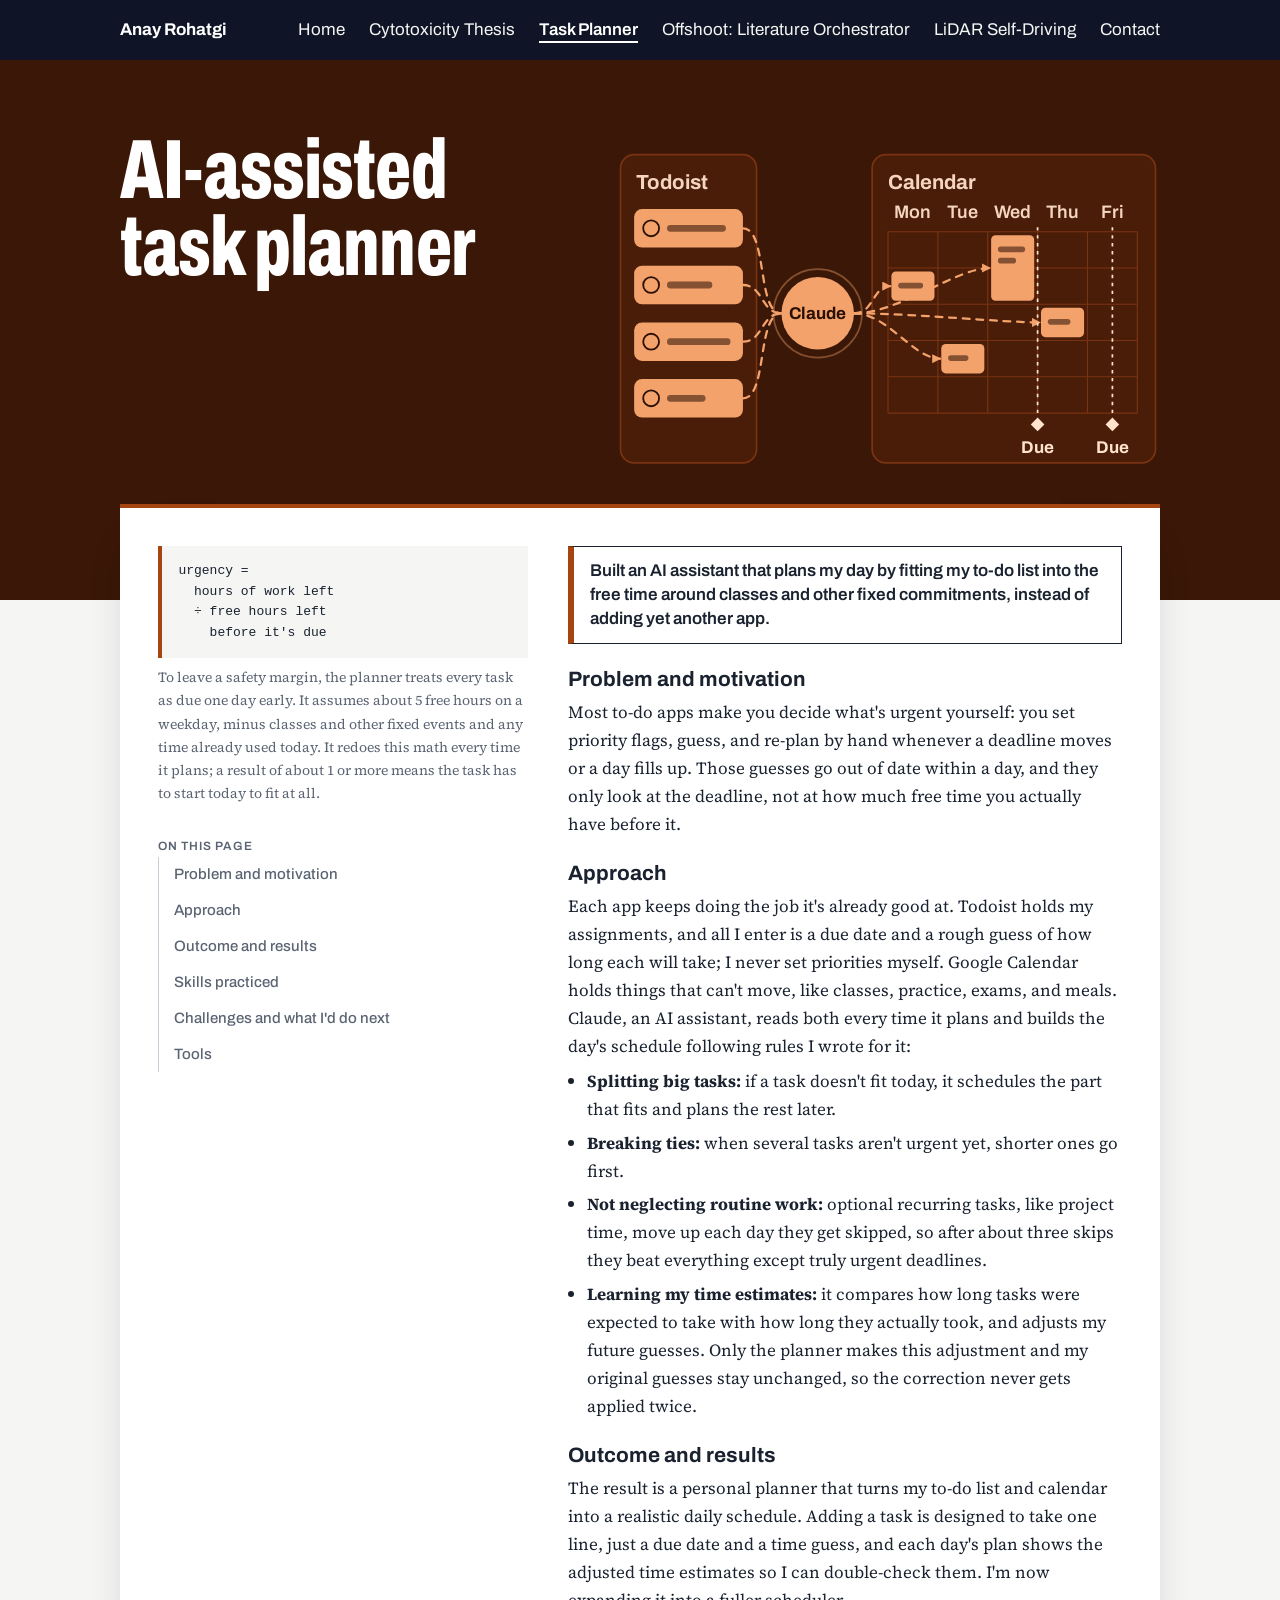
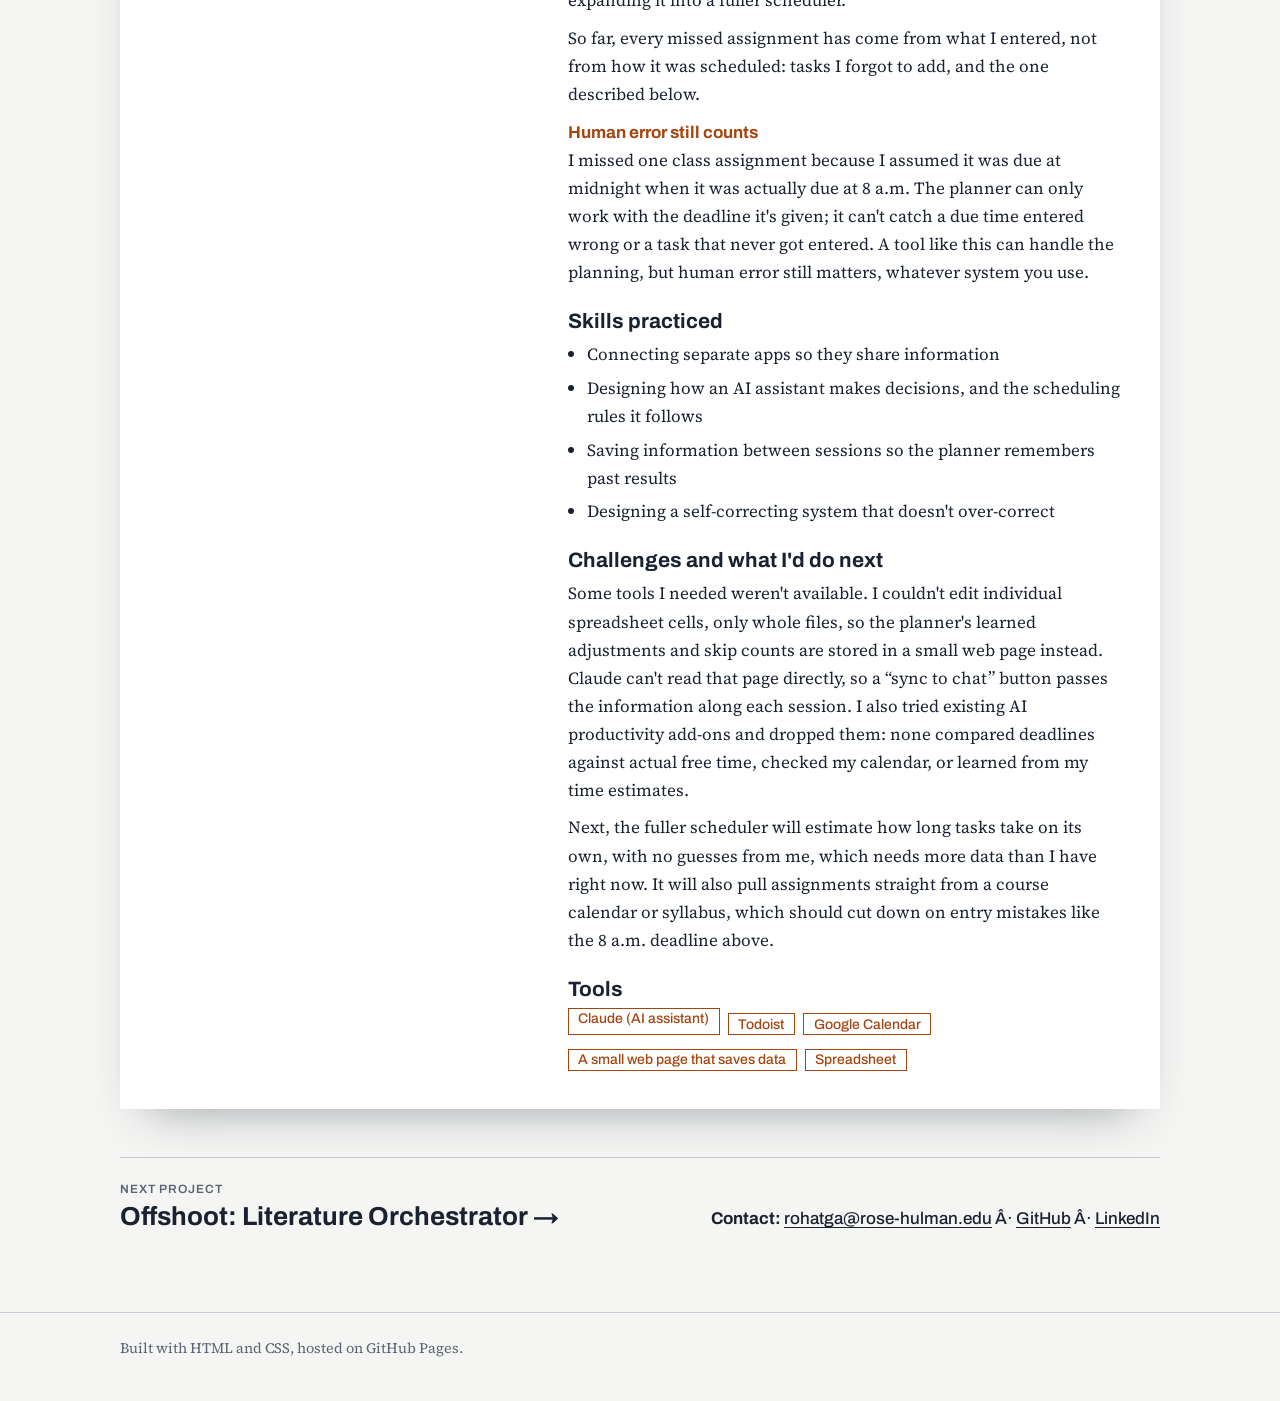
<file: task-planner.html>
<!doctype html>
<html lang="en">
<head>
  <meta charset="utf-8">
  <meta name="viewport" content="width=device-width, initial-scale=1">
  <title>Task Planner | Anay Rohatgi</title>
  <link rel="preconnect" href="https://fonts.googleapis.com">
  <link rel="preconnect" href="https://fonts.gstatic.com" crossorigin>
  <link href="https://fonts.googleapis.com/css2?family=Archivo:wdth,wght@62..125,400..800&family=Source+Serif+4:opsz,wght@8..60,400;8..60,600&display=swap" rel="stylesheet">
  <link rel="stylesheet" href="style.css">
</head>
<body>
  <a class="skip-link" href="#main">Skip to content</a>
  <header class="site-header">
    <nav class="site-nav wrap" aria-label="Main">
      <a class="home" href="index.html">Anay Rohatgi</a>
      <ul>
        <li><a href="index.html">Home</a></li>
        <li><a href="thesis.html">Cytotoxicity Thesis</a></li>
        <li><a href="task-planner.html" aria-current="page">Task Planner</a></li>
        <li><a href="literature-orchestrator.html">Offshoot: Literature Orchestrator</a></li>
        <li><a href="carla-lidar.html">LiDAR Self-Driving</a></li>
        <li><a href="#contact">Contact</a></li>
      </ul>
    </nav>
  </header>
  <main id="main">
    <article class="project detail" data-accent="rust">
      <div class="band band--art">
        <div class="band-inner wrap">
          <h1>AI-assisted task planner</h1>
          <svg class="band-art" viewBox="0 0 480 300" role="img" aria-labelledby="planner-art-title">
            <title id="planner-art-title">Diagram: tasks flow from a Todoist list through Claude into time slots on a weekly calendar, with deadline markers.</title>
            <defs>
              <marker id="planner-arrow" viewBox="0 0 8 8" refX="7" refY="4" markerWidth="4" markerHeight="4" orient="auto">
                <path d="M0 0L8 4L0 8z" fill="#F4A26C"/>
              </marker>
            </defs>

            <rect x="4" y="20" width="120" height="272" rx="12" fill="#4A1D08" stroke="#7A3312" stroke-width="1.5"/>
            <text x="18" y="50" font-size="18" font-weight="700" fill="#F6D5C0">Todoist</text>
            <g fill="#F4A26C">
              <rect x="16" y="68" width="96" height="34" rx="7"/>
              <rect x="16" y="118" width="96" height="34" rx="7"/>
              <rect x="16" y="168" width="96" height="34" rx="7"/>
              <rect x="16" y="218" width="96" height="34" rx="7"/>
            </g>
            <g fill="none" stroke="#2A0F03" stroke-width="1.6">
              <circle cx="31" cy="85" r="7"/>
              <circle cx="31" cy="135" r="7"/>
              <circle cx="31" cy="185" r="7"/>
              <circle cx="31" cy="235" r="7"/>
            </g>
            <g fill="#2A0F03" opacity=".55">
              <rect x="45" y="82" width="52" height="6" rx="3"/>
              <rect x="45" y="132" width="40" height="6" rx="3"/>
              <rect x="45" y="182" width="56" height="6" rx="3"/>
              <rect x="45" y="232" width="34" height="6" rx="3"/>
            </g>

            <rect x="226" y="20" width="250" height="272" rx="12" fill="#4A1D08" stroke="#7A3312" stroke-width="1.5"/>
            <text x="240" y="50" font-size="18" font-weight="700" fill="#F6D5C0">Calendar</text>
            <g font-size="16" font-weight="600" text-anchor="middle" fill="#F6D5C0">
              <text x="262" y="76">Mon</text>
              <text x="306" y="76">Tue</text>
              <text x="350" y="76">Wed</text>
              <text x="394" y="76">Thu</text>
              <text x="438" y="76">Fri</text>
            </g>
            <g stroke="#7A3312" stroke-width="1">
              <path d="M240 88H460M240 120H460M240 152H460M240 184H460M240 216H460M240 248H460"/>
              <path d="M240 88V248M284 88V248M328 88V248M372 88V248M416 88V248M460 88V248"/>
            </g>

            <g fill="none" stroke="#F4A26C" stroke-width="2" stroke-linecap="round">
              <path class="flow" d="M112 85C134 85 124 160 146 160"/>
              <path class="flow" d="M112 135C130 135 128 160 146 160"/>
              <path class="flow" d="M112 185C130 185 128 160 146 160"/>
              <path class="flow" d="M112 235C134 235 124 160 146 160"/>
              <path class="flow" d="M210 160C228 160 226 136 242 136" marker-end="url(#planner-arrow)"/>
              <path class="flow" d="M210 160C240 160 262 200 286 200" marker-end="url(#planner-arrow)"/>
              <path class="flow" d="M210 160C250 160 300 120 330 120" marker-end="url(#planner-arrow)"/>
              <path class="flow" d="M210 160C262 160 340 168 374 168" marker-end="url(#planner-arrow)"/>
            </g>

            <circle cx="178" cy="160" r="39" fill="none" stroke="#F4A26C" stroke-width="1.5" opacity=".4"/>
            <circle cx="178" cy="160" r="32" fill="#F4A26C"/>
            <text x="178" y="165" font-size="15" font-weight="700" text-anchor="middle" fill="#2A0F03">Claude</text>

            <g fill="#F4A26C">
              <rect x="243" y="123" width="38" height="26" rx="4"/>
              <rect x="287" y="187" width="38" height="26" rx="4"/>
              <rect x="331" y="91" width="38" height="58" rx="4"/>
              <rect x="375" y="155" width="38" height="26" rx="4"/>
            </g>
            <g fill="#2A0F03" opacity=".55">
              <rect x="249" y="133" width="22" height="5" rx="2.5"/>
              <rect x="293" y="197" width="18" height="5" rx="2.5"/>
              <rect x="337" y="101" width="24" height="5" rx="2.5"/>
              <rect x="337" y="111" width="16" height="5" rx="2.5"/>
              <rect x="381" y="165" width="20" height="5" rx="2.5"/>
            </g>

            <g stroke="#FFE3CC" stroke-width="1.5" stroke-dasharray="3 4">
              <path d="M372 84V252M438 84V252"/>
            </g>
            <g fill="#FFE3CC">
              <path d="M372 252l6 6-6 6-6-6z"/>
              <path d="M438 252l6 6-6 6-6-6z"/>
            </g>
            <g font-size="15" font-weight="700" text-anchor="middle" fill="#FFE3CC">
              <text x="372" y="283">Due</text>
              <text x="438" y="283">Due</text>
            </g>
          </svg>
        </div>
      </div>
      <div class="wrap">
        <div class="card detail-card">
          <div class="visuals">
            <figure class="formula-figure">
              <pre class="formula"><code>urgency =
  hours of work left
  ÷ free hours left
    before it's due</code></pre>
              <figcaption>To leave a safety margin, the planner treats every task as due one day early. It assumes about 5 free hours on a weekday, minus classes and other fixed events and any time already used today. It redoes this math every time it plans; a result of about 1 or more means the task has to start today to fit at all.</figcaption>
            </figure>
            <nav class="toc" aria-label="On this page">
              <p class="toc-title">On this page</p>
              <ol>
                <li><a href="#problem">Problem and motivation</a></li>
                <li><a href="#approach">Approach</a></li>
                <li><a href="#outcome">Outcome and results</a></li>
                <li><a href="#skills">Skills practiced</a></li>
                <li><a href="#next-steps">Challenges and what I'd do next</a></li>
                <li><a href="#tools">Tools</a></li>
              </ol>
            </nav>          </div>

          <div class="sections">
            <p class="bottom-line">Built an AI assistant that plans my day by fitting my to-do list into the free time around classes and other fixed commitments, instead of adding yet another app.</p>

            <section id="problem">
              <h2>Problem and motivation</h2>
              <p>Most to-do apps make you decide what's urgent yourself: you set priority flags, guess, and re-plan by hand whenever a deadline moves or a day fills up. Those guesses go out of date within a day, and they only look at the deadline, not at how much free time you actually have before it.</p>
            </section>

            <section id="approach">
              <h2>Approach</h2>
              <p>Each app keeps doing the job it's already good at. Todoist holds my assignments, and all I enter is a due date and a rough guess of how long each will take; I never set priorities myself. Google Calendar holds things that can't move, like classes, practice, exams, and meals. Claude, an AI assistant, reads both every time it plans and builds the day's schedule following rules I wrote for it:</p>
              <ul>
                <li><strong>Splitting big tasks:</strong> if a task doesn't fit today, it schedules the part that fits and plans the rest later.</li>
                <li><strong>Breaking ties:</strong> when several tasks aren't urgent yet, shorter ones go first.</li>
                <li><strong>Not neglecting routine work:</strong> optional recurring tasks, like project time, move up each day they get skipped, so after about three skips they beat everything except truly urgent deadlines.</li>
                <li><strong>Learning my time estimates:</strong> it compares how long tasks were expected to take with how long they actually took, and adjusts my future guesses. Only the planner makes this adjustment and my original guesses stay unchanged, so the correction never gets applied twice.</li>
              </ul>
            </section>

            <section id="outcome">
              <h2>Outcome and results</h2>
              <p>The result is a personal planner that turns my to-do list and calendar into a realistic daily schedule. Adding a task is designed to take one line, just a due date and a time guess, and each day's plan shows the adjusted time estimates so I can double-check them. I'm now expanding it into a fuller scheduler.</p>
              <p>So far, every missed assignment has come from what I entered, not from how it was scheduled: tasks I forgot to add, and the one described below.</p>
              <h3>Human error still counts</h3>
              <p>I missed one class assignment because I assumed it was due at midnight when it was actually due at 8 a.m. The planner can only work with the deadline it's given; it can't catch a due time entered wrong or a task that never got entered. A tool like this can handle the planning, but human error still matters, whatever system you use.</p>
            </section>

            <section id="skills">
              <h2>Skills practiced</h2>
              <ul>
                <li>Connecting separate apps so they share information</li>
                <li>Designing how an AI assistant makes decisions, and the scheduling rules it follows</li>
                <li>Saving information between sessions so the planner remembers past results</li>
                <li>Designing a self-correcting system that doesn't over-correct</li>
              </ul>
            </section>

            <section id="next-steps">
              <h2>Challenges and what I'd do next</h2>
              <p>Some tools I needed weren't available. I couldn't edit individual spreadsheet cells, only whole files, so the planner's learned adjustments and skip counts are stored in a small web page instead. Claude can't read that page directly, so a “sync to chat” button passes the information along each session. I also tried existing AI productivity add-ons and dropped them: none compared deadlines against actual free time, checked my calendar, or learned from my time estimates.</p>
              <p>Next, the fuller scheduler will estimate how long tasks take on its own, with no guesses from me, which needs more data than I have right now. It will also pull assignments straight from a course calendar or syllabus, which should cut down on entry mistakes like the 8 a.m. deadline above.</p>
            </section>

            <section id="tools">
              <h2>Tools</h2>
              <ul class="tools"><li>Claude (AI assistant)</li><li>Todoist</li><li>Google Calendar</li><li>A small web page that saves data</li><li>Spreadsheet</li></ul>
            </section>
          </div>
        </div>
        <div class="project-end" id="contact">
          <a class="next-project" href="literature-orchestrator.html"><span>Next project</span>Offshoot: Literature Orchestrator</a>
          <p class="contact-line"><strong>Contact:</strong> <a href="mailto:rohatga@rose-hulman.edu">rohatga@rose-hulman.edu</a> Â· <a href="https://github.com/anayrohatgi">GitHub</a> Â· <a href="https://www.linkedin.com/in/anay-rohatgi">LinkedIn</a></p>
        </div>
      </div>
    </article>
  </main>
  <footer><div class="wrap">Built with HTML and CSS, hosted on GitHub Pages.</div></footer>
  <script src="script.js"></script>
</body>
</html>
</file>
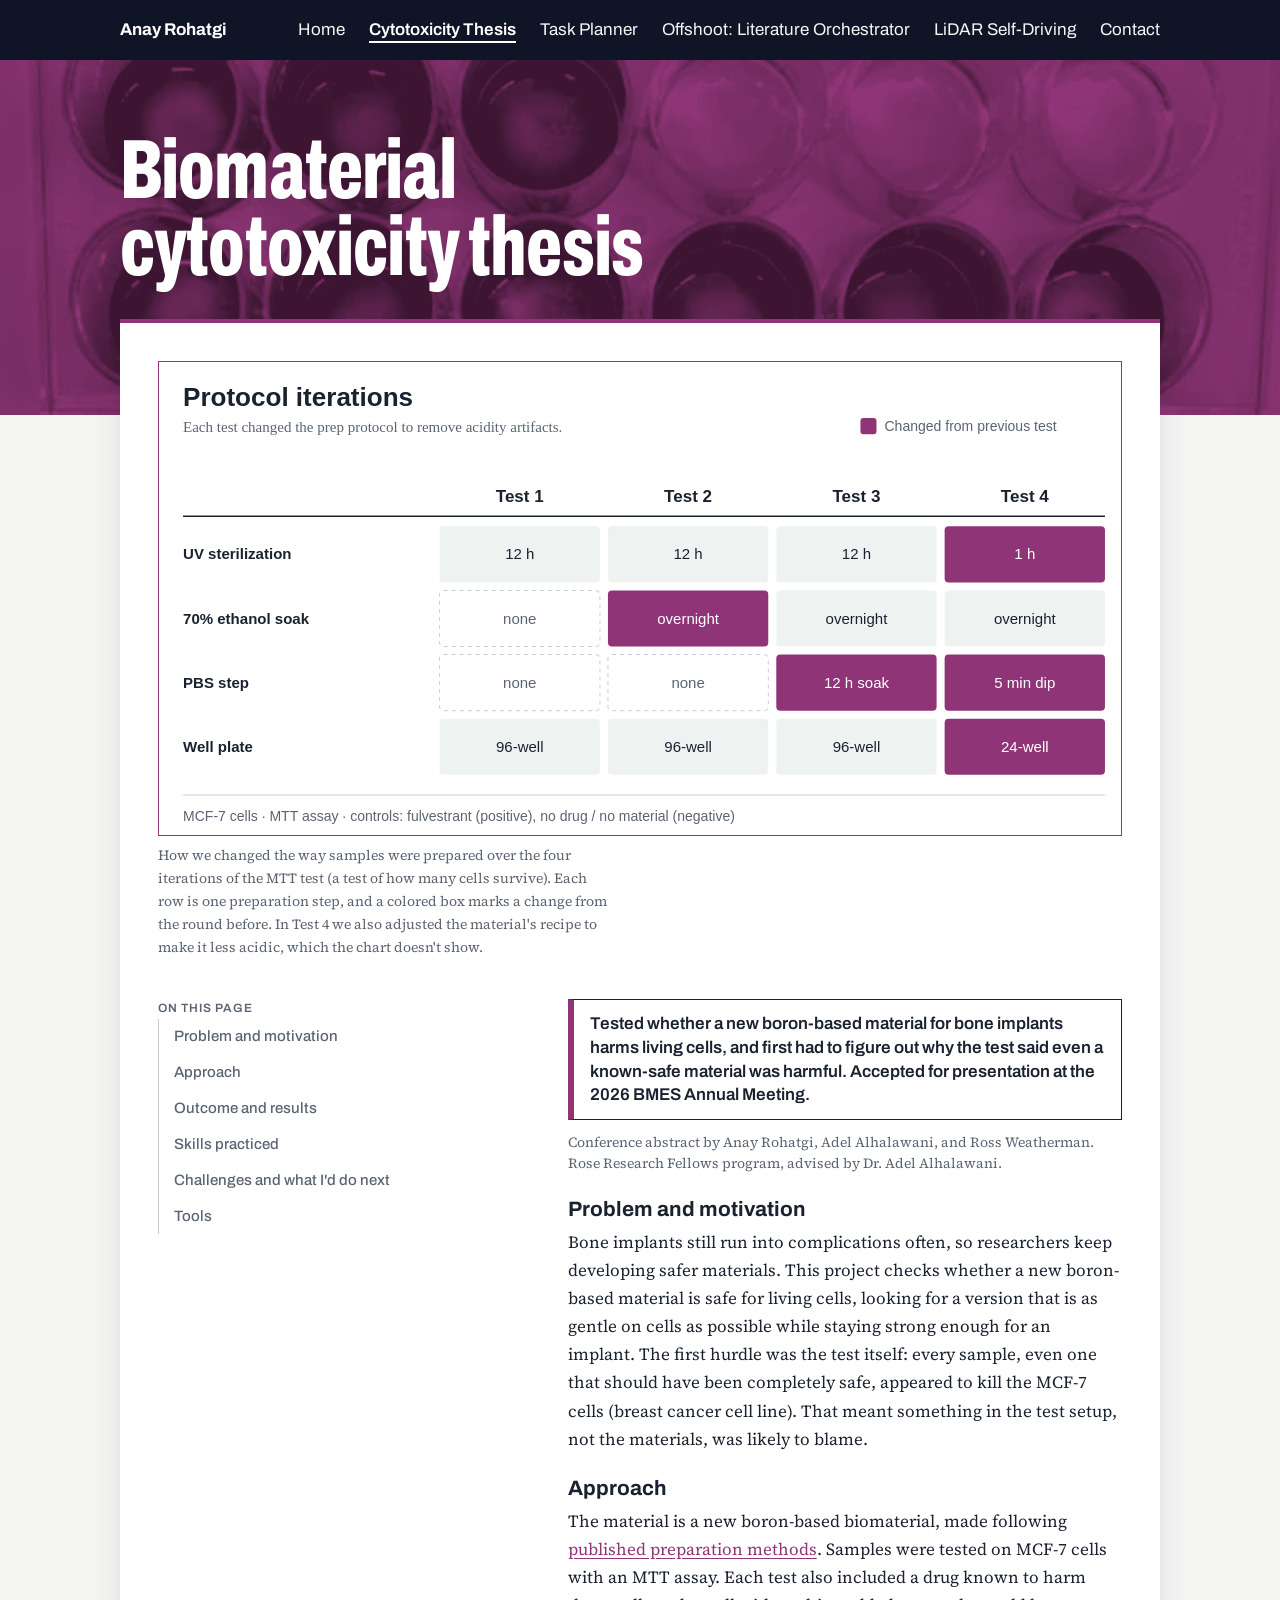
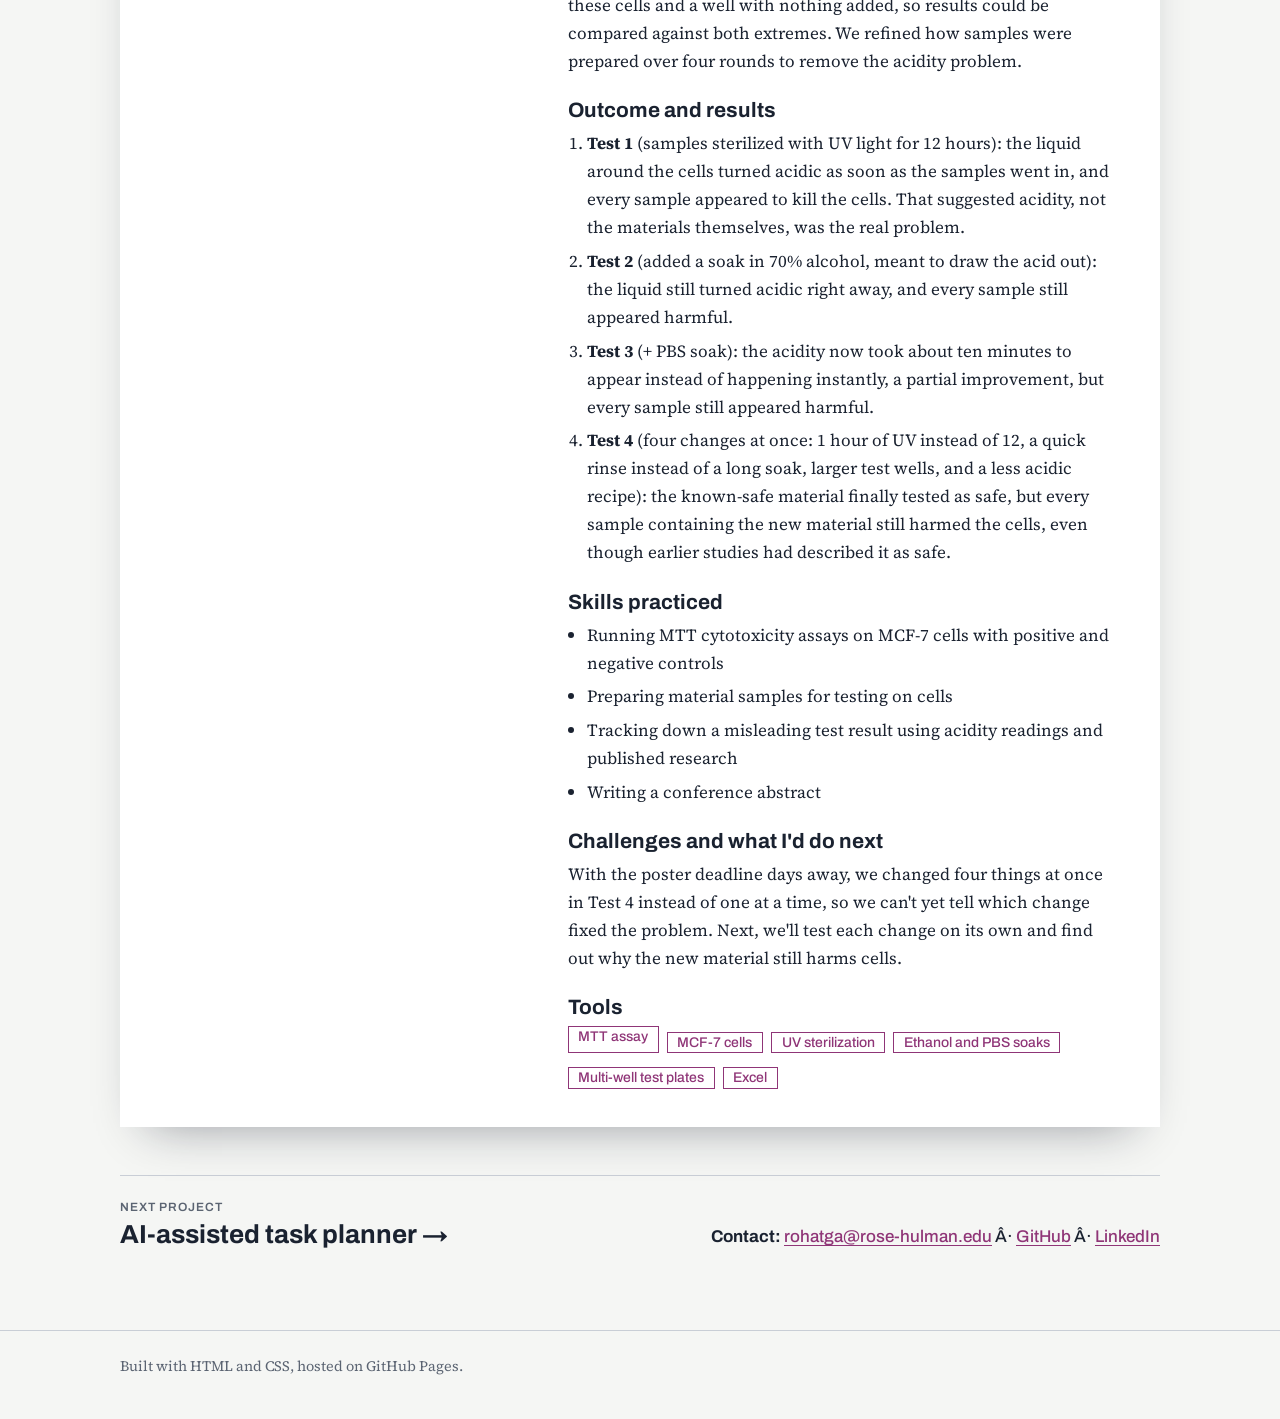
<file: thesis.html>
<!doctype html>
<html lang="en">
<head>
  <meta charset="utf-8">
  <meta name="viewport" content="width=device-width, initial-scale=1">
  <title>Cytotoxicity Thesis | Anay Rohatgi</title>
  <link rel="preconnect" href="https://fonts.googleapis.com">
  <link rel="preconnect" href="https://fonts.gstatic.com" crossorigin>
  <link href="https://fonts.googleapis.com/css2?family=Archivo:wdth,wght@62..125,400..800&family=Source+Serif+4:opsz,wght@8..60,400;8..60,600&display=swap" rel="stylesheet">
  <link rel="stylesheet" href="style.css">
</head>
<body data-accent="purple">
  <a class="skip-link" href="#main">Skip to content</a>
  <header class="site-header">
    <nav class="site-nav wrap" aria-label="Main">
      <a class="home" href="index.html">Anay Rohatgi</a>
      <ul>
        <li><a href="index.html">Home</a></li>
        <li><a href="thesis.html" aria-current="page">Cytotoxicity Thesis</a></li>
        <li><a href="task-planner.html">Task Planner</a></li>
        <li><a href="literature-orchestrator.html">Offshoot: Literature Orchestrator</a></li>
        <li><a href="carla-lidar.html">LiDAR Self-Driving</a></li>
        <li><a href="#contact">Contact</a></li>
      </ul>
    </nav>
  </header>
  <main id="main">
    <article class="project detail" data-accent="purple">
      <div class="band">
        <img class="band-media" src="images/thesis-bg.webp" alt="" loading="lazy" decoding="async">
        <div class="band-inner wrap"><h1>Biomaterial cytotoxicity thesis</h1></div>
      </div>
      <div class="wrap">
        <div class="card detail-card">
          <figure class="wide-figure">
            <div class="scroll-x">
              <button type="button" class="img-trigger" aria-label="View protocol figure full size"><img src="images/thesis-protocol.svg" width="960" height="472" alt="Protocol iterations, Tests 1 to 4. UV sterilization: 12 hours in Tests 1 to 3, cut to 1 hour in Test 4. 70% ethanol soak: none in Test 1, overnight from Test 2 on. PBS step: none in Tests 1 and 2, a 12-hour soak in Test 3, a 5-minute dip in Test 4. Well plate: 96-well in Tests 1 to 3, 24-well in Test 4. All tests used MCF-7 cells, an MTT assay, a fulvestrant positive control, and a no-drug, no-material negative control." loading="lazy" decoding="async"></button>
            </div>
            <p class="scroll-hint">Swipe sideways to see all four tests.</p>
            <figcaption>How we changed the way samples were prepared over the four iterations of the MTT test (a test of how many cells survive). Each row is one preparation step, and a colored box marks a change from the round before. In Test 4 we also adjusted the material's recipe to make it less acidic, which the chart doesn't show.</figcaption>
          </figure>

          <div class="visuals">
            <nav class="toc" aria-label="On this page">
              <p class="toc-title">On this page</p>
              <ol>
                <li><a href="#problem">Problem and motivation</a></li>
                <li><a href="#approach">Approach</a></li>
                <li><a href="#outcome">Outcome and results</a></li>
                <li><a href="#skills">Skills practiced</a></li>
                <li><a href="#next-steps">Challenges and what I'd do next</a></li>
                <li><a href="#tools">Tools</a></li>
              </ol>
            </nav>
          </div>
          <div class="sections">
            <p class="bottom-line">Tested whether a new boron-based material for bone implants harms living cells, and first had to figure out why the test said even a known-safe material was harmful. Accepted for presentation at the 2026 BMES Annual Meeting.</p>
            <p class="meta">Conference abstract by Anay Rohatgi, Adel Alhalawani, and Ross Weatherman. Rose Research Fellows program, advised by Dr. Adel Alhalawani.</p>

            <section id="problem">
              <h2>Problem and motivation</h2>
              <p>Bone implants still run into complications often, so researchers keep developing safer materials. This project checks whether a new boron-based material is safe for living cells, looking for a version that is as gentle on cells as possible while staying strong enough for an implant. The first hurdle was the test itself: every sample, even one that should have been completely safe, appeared to kill the MCF-7 cells (breast cancer cell line). That meant something in the test setup, not the materials, was likely to blame.</p>
            </section>

            <section id="approach">
              <h2>Approach</h2>
              <p>The material is a new boron-based biomaterial, made following <a href="https://pubmed.ncbi.nlm.nih.gov/27987724/">published preparation methods</a>. Samples were tested on MCF-7 cells with an MTT assay. Each test also included a drug known to harm these cells and a well with nothing added, so results could be compared against both extremes. We refined how samples were prepared over four rounds to remove the acidity problem.</p>
            </section>

            <section id="outcome">
              <h2>Outcome and results</h2>
              <ol>
                <li><strong>Test 1</strong> (samples sterilized with UV light for 12 hours): the liquid around the cells turned acidic as soon as the samples went in, and every sample appeared to kill the cells. That suggested acidity, not the materials themselves, was the real problem.</li>
                <li><strong>Test 2</strong> (added a soak in 70% alcohol, meant to draw the acid out): the liquid still turned acidic right away, and every sample still appeared harmful.</li>
                <li><strong>Test 3</strong> (+ PBS soak): the acidity now took about ten minutes to appear instead of happening instantly, a partial improvement, but every sample still appeared harmful.</li>
                <li><strong>Test 4</strong> (four changes at once: 1 hour of UV instead of 12, a quick rinse instead of a long soak, larger test wells, and a less acidic recipe): the known-safe material finally tested as safe, but every sample containing the new material still harmed the cells, even though earlier studies had described it as safe.</li>
              </ol>
            </section>

            <section id="skills">
              <h2>Skills practiced</h2>
              <ul>
                <li>Running MTT cytotoxicity assays on MCF-7 cells with positive and negative controls</li>
                <li>Preparing material samples for testing on cells</li>
                <li>Tracking down a misleading test result using acidity readings and published research</li>
                <li>Writing a conference abstract</li>
              </ul>
            </section>

            <section id="next-steps">
              <h2>Challenges and what I'd do next</h2>
              <p>With the poster deadline days away, we changed four things at once in Test 4 instead of one at a time, so we can't yet tell which change fixed the problem. Next, we'll test each change on its own and find out why the new material still harms cells.</p>
            </section>

            <section id="tools">
              <h2>Tools</h2>
              <ul class="tools"><li>MTT assay</li><li>MCF-7 cells</li><li>UV sterilization</li><li>Ethanol and PBS soaks</li><li>Multi-well test plates</li><li>Excel</li></ul>
            </section>
          </div>
        </div>
        <div class="project-end" id="contact">
          <a class="next-project" href="task-planner.html"><span>Next project</span>AI-assisted task planner</a>
          <p class="contact-line"><strong>Contact:</strong> <a href="mailto:rohatga@rose-hulman.edu">rohatga@rose-hulman.edu</a> Â· <a href="https://github.com/anayrohatgi">GitHub</a> Â· <a href="https://www.linkedin.com/in/anay-rohatgi">LinkedIn</a></p>
        </div>
      </div>
    </article>
  </main>
  <footer><div class="wrap">Built with HTML and CSS, hosted on GitHub Pages.</div></footer>

  <dialog id="lightbox" class="lightbox" aria-label="Full-size image">
    <div class="lightbox-inner">
      <button type="button" class="lightbox-close" aria-label="Close">&times;</button>
      <img alt="" loading="lazy" decoding="async">
    </div>
  </dialog>
  <script src="script.js"></script>
</body>
</html>
</file>
<file: style.css>
:root {
  --paper: #F5F6F4;
  --ink: #1A2230;
  --band: #0F1526;
  --graphite: #5B6472;
  --rule: #C9CED6;
  --todo: #FFE9A8;

  /* Site-level accent is neutral ink so the three project colors own the color on the page.
     Project accents: each is 4.5:1+ with white text and as text on --paper. */
  --accent: #1A2230;
  --accent-purple: #8F3577; /* formazan purple sampled from the MTT plate photo (hue ~316) */
  --accent-blue: #1E56A0;
  --accent-rust: #A64510;

  /* Duotone shadows. Every channel is <= its accent's, so no duotone pixel is lighter
     than the accent and white text on a band keeps at least the accent's contrast. */
  --shadow-purple: #3D1532;
  --shadow-blue: #0B1E3D;
  --shadow-rust: #3A1706;

  --ease-out: cubic-bezier(0.23, 1, 0.32, 1);
  --ease-in-out: cubic-bezier(0.77, 0, 0.175, 1);

  --display: "Archivo", "Helvetica Neue", Arial, sans-serif;
  --body: "Source Serif 4", Georgia, "Times New Roman", serif;
}
* { box-sizing: border-box; }
body {
  margin: 0;
  background: var(--paper);
  color: var(--ink);
  font: 1.0625rem/1.65 var(--body);
}
a { color: var(--accent); text-underline-offset: 3px; }
a:focus-visible { outline: 2px solid var(--accent); outline-offset: 3px; }
img { max-width: 100%; display: block; }
::selection { background: var(--ink); color: #fff; }

/* Keyboard users can jump past the nav. Appears on focus, instantly (no animation on keyboard actions). */
.skip-link {
  position: absolute; left: 1rem; top: -4rem; z-index: 10;
  padding: .6rem 1rem; background: #fff; color: var(--ink);
  font: 600 .9375rem var(--display);
}
.skip-link:focus { top: .5rem; }

/* Placeholders: highlighted so nothing unfinished gets submitted. Ink text so it reads on any background. */
.todo { background: var(--todo); color: var(--ink); padding: 0 .2em; -webkit-box-decoration-break: clone; box-decoration-break: clone; }

.wrap { max-width: 68rem; margin: 0 auto; padding: 0 1.5rem; }

/* Dark header band. Nav text is --paper on --band (~17:1). */
.site-header { background: var(--band); color: var(--paper); }
.site-nav {
  display: flex; justify-content: space-between; align-items: center; flex-wrap: wrap; gap: 0 1.5rem;
  padding-top: .5rem; padding-bottom: .5rem;
  font-family: var(--display);
}
/* 44px tall hit areas for every nav link, whatever the text size. */
.site-nav a { display: inline-flex; align-items: center; min-height: 44px; }
.site-nav .home { font-weight: 700; color: #fff; text-decoration: none; }
.site-nav ul { list-style: none; margin: 0; padding: 0; display: flex; flex-wrap: wrap; gap: .5rem 1.5rem; }
.site-nav ul a { color: var(--paper); text-decoration: none; }
.site-nav a[aria-current="page"] { color: #fff; font-weight: 600; text-decoration: underline; text-decoration-thickness: 2px; text-underline-offset: 6px; }
.site-header a:focus-visible { outline-color: var(--paper); }
@media (hover: hover) and (pointer: fine) {
  .site-nav ul a:hover { text-decoration: underline; text-underline-offset: 6px; }
}

h1, h2, h3 { font-family: var(--display); line-height: 1.1; margin: 0; }
h1 {
  font-size: clamp(3rem, 9vw, 6.5rem);
  font-stretch: 75%; font-weight: 800; letter-spacing: -.01em;
  margin: 3.5rem 0 1rem;
}
.lede { font-size: 1.25rem; max-width: 38rem; color: var(--graphite); margin: 0 0 2.5rem; }

/* ---------- Home: split hero ---------- */
.hero { background: #fff; overflow: hidden; }
.hero-inner { display: grid; grid-template-columns: minmax(0, 1.25fr) minmax(0, 1fr); }
.hero-panel {
  position: relative; background: var(--ink); color: #fff;
  display: flex; flex-direction: column; justify-content: flex-end;
  padding: clamp(2.5rem, 5vw, 3.5rem) 3rem clamp(2rem, 4vw, 3rem) 0;
}
/* Bleed the panel color to the viewport edge while its text stays aligned with the nav. */
.hero-panel::before {
  content: ""; position: absolute; top: 0; bottom: 0; right: calc(100% - 1px);
  width: 100vw; background: var(--ink);
}
.hero-name {
  font-size: clamp(3.25rem, 7.5vw, 6.5rem); font-stretch: 62%; font-weight: 800;
  line-height: .9; letter-spacing: -.015em; margin: 0 0 1.25rem;
  overflow-wrap: anywhere;
}
.hero .lede { color: #fff; font-size: clamp(1.125rem, 1.5vw, 1.3rem); max-width: 30rem; margin: 0; }
.hero-facts { display: flex; align-items: center; padding: 2rem 0 2rem clamp(2rem, 4vw, 3.5rem); }

/* Title block: a 2x2 grid of ruled cells, like the title block on an engineering drawing. */
.title-block { display: grid; grid-template-columns: repeat(2, minmax(0, 1fr)); width: 100%; margin: 0; border-top: 3px solid var(--ink); }
.title-block div { padding: .75rem 0 .85rem; border-bottom: 1px solid var(--rule); }
.title-block div:nth-child(odd) { padding-right: 1rem; border-right: 1px solid var(--rule); }
.title-block div:nth-child(even) { padding-left: 1rem; }
.title-block dt { margin-bottom: .3rem; font: 600 .75rem var(--display); letter-spacing: .08em; text-transform: uppercase; color: var(--graphite); }
.title-block dd { margin: 0; font: 600 1.0625rem/1.3 var(--display); }

.about { display: grid; grid-template-columns: 1fr 1fr; gap: 3rem; padding: 4rem 0; }
.about--intro { grid-template-columns: repeat(3, minmax(0, 1fr)); padding-top: clamp(2rem, 4vw, 3rem); padding-bottom: 0; }
.contact-line { margin: 0; padding: 3rem 0; font: 500 1.0625rem/1.6 var(--display); }
.contact-line strong { font-weight: 700; }
.about h2 { font-size: 1.25rem; margin-bottom: .75rem; }
.about section { max-width: 36rem; }
.about ul { padding-left: 1.1rem; margin: 0; }

/* Home intro: pure CSS, so it needs no JS and never leaves content hidden. Ends at 840ms. */
@keyframes intro-rise {
  from { opacity: 0; transform: translateY(14px); }
}
.home-intro .hero-name { animation: intro-rise 560ms var(--ease-out) both; }
.home-intro .hero .lede { animation: intro-rise 560ms var(--ease-out) 80ms both; }
.home-intro .title-block > div { animation: intro-rise 560ms var(--ease-out) both; }
.home-intro .title-block > div:nth-child(1) { animation-delay: 160ms; }
.home-intro .title-block > div:nth-child(2) { animation-delay: 200ms; }
.home-intro .title-block > div:nth-child(3) { animation-delay: 240ms; }
.home-intro .title-block > div:nth-child(4) { animation-delay: 280ms; }

/* ---------- Projects ---------- */
.page-title { margin-bottom: 2.5rem; }

.project, .entry { --proj-accent: var(--accent); --proj-shadow: var(--band); }
.project { --overlap: 6rem; margin-bottom: 5rem; }
[data-accent="purple"] { --proj-accent: var(--accent-purple); --proj-shadow: var(--shadow-purple); }
body[data-accent="purple"] { --accent: var(--accent-purple); }
/* Aim the plate photo at the formazan-filled wells, not the empty top row. */
[data-accent="purple"] .band-media { object-position: 40% 58%; }
[data-accent="blue"] { --proj-accent: var(--accent-blue); --proj-shadow: var(--shadow-blue); }
[data-accent="rust"] { --proj-accent: var(--accent-rust); --proj-shadow: var(--shadow-rust); }

/* Full-bleed duotone band: accent ground, grayscale photo multiplied in (black..accent),
   then the shadow color lightened over it (shadow..accent). A missing photo leaves a solid accent. */
.band {
  position: relative; isolation: isolate; overflow: hidden;
  background: var(--proj-accent);
  min-height: calc(clamp(13rem, 26vw, 20rem) + var(--overlap));
  padding: clamp(2.5rem, 6vw, 4.5rem) 0 calc(var(--overlap) + 2rem);
}
.band-media {
  position: absolute; inset: 0; width: 100%; height: 100%; object-fit: cover;
  filter: grayscale(1) contrast(1.15) brightness(1.05);
  mix-blend-mode: multiply;
}
.band::after {
  content: ""; position: absolute; inset: 0; pointer-events: none;
  background: var(--proj-shadow); mix-blend-mode: lighten;
}
.band-inner { position: relative; z-index: 1; }
.band :is(h1, h2) {
  color: #fff; max-width: 16ch; margin: 0;
  font-size: clamp(2.5rem, 7vw, 5.25rem); font-stretch: 65%; font-weight: 800;
  line-height: .92; letter-spacing: -.01em;
}

/* Illustrated band: drawn directly in the accent's palette, so no blend layers. */
.band--art { background: var(--proj-shadow); min-height: 0; }
.band--art::after { content: none; }
.band--art .band-inner { display: grid; grid-template-columns: minmax(0, 1fr) minmax(0, 1.4fr); gap: 2rem 3rem; align-items: start; }
.band-art { width: 100%; height: auto; max-width: 34rem; justify-self: end; }
.band-art text { font-family: var(--display); }
.band-art .flow { stroke-dasharray: 6 6; }
@keyframes flow { to { stroke-dashoffset: -24; } }
.band.in-view .flow, .entry.in-view .flow { animation: flow 1.2s linear 3; }

/* Body text always sits on this solid panel, never on the image. */
.card {
  position: relative; z-index: 1; margin-top: calc(-1 * var(--overlap));
  display: grid; grid-template-columns: minmax(0, 1.1fr) minmax(0, 1fr); gap: 2.5rem;
  background: #fff; padding: clamp(1.25rem, 3vw, 2.5rem);
  border-top: 4px solid var(--proj-accent);
  box-shadow: 0 24px 48px -28px rgb(15 21 38 / .45);
}
.project figure { margin: 0; }
.project figure img { border: 1.5px solid var(--proj-accent); background: #fff; width: 100%; }
.project figcaption { font-size: .875rem; color: var(--graphite); margin-top: .5rem; }
.bottom-line, .project .bottom-line {
  border: 1.5px solid var(--ink); border-left: 6px solid var(--proj-accent);
  padding: .75rem 1rem; margin: 0 0 1.5rem; max-width: 40rem;
  font: 600 1.0625rem/1.4 var(--display);
}
.project p { margin: 0; max-width: 36rem; }

/* Detail pages: visuals on the left, the rubric sections in order on the right */
.detail-card { grid-template-columns: minmax(0, 1fr) minmax(0, 1.5fr); align-items: start; }
.detail .band { min-height: calc(clamp(8rem, 16vw, 12rem) + var(--overlap)); }
/* The visual column runs the full height of the text so its section links can stay in view. */
.visuals { display: grid; grid-template-columns: minmax(0, 1fr); align-content: start; align-self: stretch; gap: 2rem; }
.toc { position: sticky; top: 1.5rem; font-family: var(--display); }
.toc-title { margin: 0 0 .5rem; font-size: .75rem; font-weight: 600; letter-spacing: .08em; text-transform: uppercase; color: var(--graphite); }
.toc ol { list-style: none; margin: 0; padding: 0; border-left: 1px solid var(--rule); }
.toc a { display: block; padding: .35rem 0 .35rem .9rem; font-size: .9375rem; font-weight: 500; color: var(--graphite); text-decoration: none; }
.toc a:focus-visible { outline-offset: 0; }
@media (hover: hover) and (pointer: fine) {
  .toc a { transition: color 150ms ease; }
  .toc a:hover { color: var(--ink); }
}
@media (prefers-reduced-motion: no-preference) {
  html { scroll-behavior: smooth; }
}
.sections > section { scroll-margin-top: 1.5rem; }

/* End of every project page: the next project and a way to get in touch. */
.project-end {
  display: flex; flex-wrap: wrap; justify-content: space-between; align-items: end; gap: 1.25rem 2rem;
  margin-top: 3rem; padding-top: 1.5rem; border-top: 1px solid var(--rule);
}
.next-project { font: 700 clamp(1.25rem, 2.5vw, 1.625rem)/1.2 var(--display); color: var(--ink); text-decoration: none; }
.next-project span { display: block; margin-bottom: .3rem; font-size: .75rem; font-weight: 600; letter-spacing: .08em; text-transform: uppercase; color: var(--graphite); }
.next-project::after { content: "\00a0→"; content: "\00a0→" / ""; }
.project-end .contact-line { padding: 0; }
.diagram svg { display: block; width: 100%; height: auto; }
.diagram text { font-family: var(--display); }
.sections .meta { margin: -.75rem 0 1.5rem; font-size: .875rem; line-height: 1.5; color: var(--graphite); }
.sections section + section { margin-top: 1.5rem; }
.sections h2 { font-size: 1.3rem; margin: 0 0 .45rem; }
.sections h3 { font-size: 1.0625rem; margin: 1rem 0 .2rem; color: var(--proj-accent); }
.sections p + p { margin-top: .6rem; }
.sections ul:not(.tools), .sections ol { margin: .4rem 0 0; padding-left: 1.2rem; max-width: 36rem; }
.sections li + li { margin-top: .35rem; }
.sections section > .tools { margin-top: .4rem; }
.project code { font: .875em ui-monospace, "Cascadia Mono", Consolas, monospace; }
.wide-figure { grid-column: 1 / -1; min-width: 0; margin: 0; }
.wide-figure figcaption { max-width: 65ch; }
.wide-figure img { height: auto; }
.scroll-x { overflow-x: auto; }
.scroll-hint { display: none; margin: .5rem 0 0; font: 500 .8125rem var(--display); color: var(--graphite); }
.formula-figure { margin: 0; }
.formula {
  margin: 0; padding: .9rem 1rem; overflow-x: auto;
  background: var(--paper); border-left: 4px solid var(--proj-accent);
  font: .8125rem/1.6 ui-monospace, "Cascadia Mono", Consolas, monospace; color: var(--ink);
}
.formula code { font: inherit; }

/* Home: project overview */
.overview { padding: clamp(2rem, 4vw, 3rem) 0 1rem; }
.section-title { font-size: clamp(1.75rem, 3.5vw, 2.25rem); font-stretch: 68%; font-weight: 800; margin-bottom: 1.25rem; }
.entries { display: grid; grid-template-columns: repeat(3, minmax(0, 1fr)); gap: 1.5rem; }
.entry {
  position: relative; display: flex; flex-direction: column; background: #fff;
  border-top: 4px solid var(--proj-accent);
  box-shadow: 0 24px 48px -28px rgb(15 21 38 / .45);
}
/* The whole card is the link: the "Read about" link's hit area stretches over the card. */
.more::before { content: ""; position: absolute; inset: 0; }
@supports selector(:has(*)) {
  .more:focus-visible { outline: none; }
  .entry:has(.more:focus-visible) { outline: 2px solid var(--proj-accent); outline-offset: 4px; }
}
/* Every thumbnail is the same object: a framed plate on its project's deep color. */
.thumb {
  overflow: hidden; aspect-ratio: 16 / 9; padding: .75rem;
  display: grid; place-items: center; background: var(--proj-shadow);
}
.thumb .band-art { width: 100%; height: 100%; max-width: none; }
.thumb--photo .band-media { position: static; width: 100%; height: 100%; object-fit: cover; filter: none; mix-blend-mode: normal; }
.thumb-diagram { width: 100%; height: 100%; }
.thumb-diagram text { font-family: var(--display); }
.entry-body { flex: 1; display: flex; flex-direction: column; gap: 1rem; padding: 1.25rem 1.25rem 1.5rem; }
.entry h3 { font-size: 1.5rem; font-stretch: 80%; }
.entry .bottom-line { margin: 0; font-size: 1rem; }
.entry p { margin: 0; }
.more { margin-top: auto; font: 600 1rem var(--display); color: var(--proj-accent); }
.more::after { content: "\00a0→"; content: "\00a0→" / ""; }
.tools { list-style: none; padding: 0; margin: .75rem 0 0; display: flex; flex-wrap: wrap; gap: .5rem; }
.tools li { font: 500 .875rem var(--display); border: 1px solid var(--proj-accent); color: var(--proj-accent); padding: .15rem .6rem; }
.project .credit {
  margin-top: 1.5rem; padding-top: .75rem; border-top: 1px solid var(--rule);
  font-size: .8125rem; line-height: 1.5; color: var(--graphite);
}

/* Image trigger for the lightbox */
.img-trigger {
  display: block; width: 100%; padding: 0; margin: 0;
  border: 0; background: none; cursor: zoom-in;
}
.img-trigger:focus-visible { outline: 3px solid var(--proj-accent); outline-offset: 3px; }
.img-trigger img { transition: transform 160ms var(--ease-out); }
.img-trigger:active img { transform: scale(0.985); }

/* Reveal on scroll: only hidden once JS has added .js-reveal */
.js-reveal .band .band-media { transform: scale(1.04); transition: transform 500ms var(--ease-out); }
.js-reveal .entry {
  opacity: 0; transform: translateY(20px);
  transition: opacity 480ms var(--ease-out), transform 480ms var(--ease-out), box-shadow 200ms var(--ease-out);
}
.js-reveal .entry:nth-child(2) { transition-delay: 60ms; }
.js-reveal .entry:nth-child(3) { transition-delay: 120ms; }
.js-reveal .entry.in-view { opacity: 1; transform: none; }
.js-reveal .band-inner {
  opacity: 0; transform: translateY(18px);
  transition: opacity 480ms var(--ease-out), transform 480ms var(--ease-out);
}
.js-reveal .card {
  opacity: 0; transform: translateY(24px);
  transition: opacity 480ms var(--ease-out) 60ms, transform 480ms var(--ease-out) 60ms;
}
.js-reveal .band.in-view .band-media,
.js-reveal .band.in-view .band-inner,
.js-reveal .card.in-view { opacity: 1; transform: none; }

@media (hover: hover) and (pointer: fine) {
  .project figure img { transition: transform 220ms var(--ease-out), box-shadow 220ms var(--ease-out); }
  .img-trigger:hover img {
    transform: translateY(-3px);
    box-shadow: 0 14px 28px -16px var(--proj-accent);
  }
  .entry { transition: box-shadow 200ms var(--ease-out); }
  .entry:hover { box-shadow: 0 28px 52px -24px rgb(15 21 38 / .6); }
  .more { text-decoration-color: transparent; transition: text-decoration-color 150ms ease; }
  .entry:hover .more { text-decoration-color: currentColor; }
}

/* Lightbox (native <dialog>) */
.lightbox {
  border: 0; padding: 0; background: transparent;
  max-width: min(94vw, 72rem); max-height: 94vh;
  opacity: 1; transform: scale(1);
  transition: opacity 200ms var(--ease-out), transform 200ms var(--ease-out);
}
@starting-style {
  .lightbox[open] { opacity: 0; transform: scale(0.96); }
}
.lightbox::backdrop { background: rgb(15 21 38 / .82); }
.lightbox-inner {
  position: relative; background: #fff;
  padding: 3rem .75rem .75rem; border-top: 4px solid var(--band);
}
.lightbox-inner img { max-height: calc(94vh - 4rem); width: auto; margin: 0 auto; }
.lightbox-close {
  position: absolute; top: .5rem; right: .5rem;
  display: grid; place-items: center;
  width: 2.25rem; height: 2.25rem; padding: 0;
  font: 400 1.5rem/1 var(--display); color: var(--paper);
  background: var(--band); border: 0; border-radius: 50%;
  cursor: pointer; transition: transform 120ms var(--ease-out);
}
.lightbox-close:active { transform: scale(0.94); }
.lightbox-close:focus-visible { outline: 2px solid var(--band); outline-offset: 2px; }

footer { border-top: 1px solid var(--rule); padding: 1.5rem 0 2.5rem; color: var(--graphite); font-size: .9rem; }

@media (max-width: 760px) {
  .wrap { padding-left: 1.25rem; padding-right: 1.25rem; }
  .hero-inner { grid-template-columns: 1fr; min-height: 0; }
  .hero-panel { padding: 2.5rem 0 2rem; }
  .hero-panel::after {
    content: ""; position: absolute; top: 0; bottom: 0; left: calc(100% - 1px);
    width: 100vw; background: var(--ink);
  }
  .hero-facts { padding: 1.5rem 0 2rem; }
  .about { grid-template-columns: 1fr; gap: 2rem; padding: 3rem 0; }
  .about--intro { padding-top: 2rem; padding-bottom: 0; }
  /* Phones: About, then Projects, then Top skills and Interests. Desktop and the DOM keep
     the chosen order; the moved sections hold no links, so tab order is unchanged. */
  main:has(.intro-wrap) { display: flex; flex-direction: column; }
  .intro-wrap, .intro-wrap .about--intro { display: contents; }
  .about--intro > section { padding-inline: 1.25rem; }
  .about--intro > section:nth-child(1) { order: 1; padding-top: 2rem; }
  main:has(.intro-wrap) .overview { order: 2; }
  .about--intro > section:nth-child(2) { order: 3; padding-top: 2.5rem; }
  .about--intro > section:nth-child(3) { order: 4; padding-top: 2rem; }
  .contact-wrap { order: 5; }
  h1 { margin-top: 2.5rem; }

  .project { --overlap: 2.5rem; margin-bottom: 3.5rem; }
  .card { grid-template-columns: minmax(0, 1fr); gap: 1.5rem; }
  .band--art .band-inner { grid-template-columns: 1fr; }
  .toc { display: none; }
  /* A visual column holding only the (hidden) section links would leave an empty grid gap. */
  .visuals:not(:has(figure)) { display: none; }
  .scroll-hint { display: block; }
  .entries { grid-template-columns: 1fr; }
  /* The protocol matrix is 960 units wide; keep its 15px text readable by scrolling instead of shrinking. */
  .scroll-x .img-trigger { min-width: 680px; }
  .overview { padding-top: 3rem; }
  /* One swipeable row instead of a wrapping, two-line header; the fade hints there's more. */
  .site-nav ul {
    flex-wrap: nowrap; overflow-x: auto; scrollbar-width: none;
    width: calc(100% + 2.5rem); margin-inline: -1.25rem; padding-inline: 1.25rem 2.5rem; gap: 1.25rem;
    -webkit-mask-image: linear-gradient(to right, #000 calc(100% - 2.5rem), transparent);
    mask-image: linear-gradient(to right, #000 calc(100% - 2.5rem), transparent);
  }
  .site-nav ul::-webkit-scrollbar { display: none; }
  .site-nav li { flex: none; }
  .band-art { justify-self: stretch; max-width: none; width: calc(100% + 1.5rem); margin-inline: -.75rem; }
}

@media (prefers-reduced-motion: reduce) {
  .home-intro .hero-name, .home-intro .hero .lede, .home-intro .title-block > div { animation: none; }
  .js-reveal .band .band-media, .js-reveal .band-inner, .js-reveal .card, .js-reveal .entry { opacity: 1; transform: none; transition: none; }
  .band.in-view .flow, .entry.in-view .flow { animation: none; }
  .lightbox { transition: opacity 150ms ease; transform: none; }
  @starting-style { .lightbox[open] { transform: none; } }
  .img-trigger:hover img, .img-trigger:active img { transform: none; }
}

/* ---------- LiDAR self-driving page (carla-lidar.html) ---------- */
/* Fourth project accent. #2D6A3E is 6.5:1 with white text; its shadow is <= it in every channel. */
:root { --accent-green: #2D6A3E; --shadow-green: #12291A; }
[data-accent="green"] { --proj-accent: var(--accent-green); --proj-shadow: var(--shadow-green); }

/* The demo spans the whole card, above the TOC and the write-up. */
.demo { grid-column: 1 / -1; min-width: 0; }
.demo > p { max-width: 44rem; }
.demo > p + p { margin-top: .6rem; }
.demo h2 { font-size: 1.6rem; margin: 1.5rem 0 .5rem; }
.demo-key { display: grid; grid-template-columns: repeat(4, minmax(0, 1fr)); gap: 1rem; margin: 1.25rem 0 0; }
.demo-key div { border-top: 3px solid var(--proj-accent); padding-top: .5rem; }
.demo-key dt { font: 700 .9375rem/1.3 var(--display); }
.demo-key dd { margin: .25rem 0 0; font-size: .875rem; line-height: 1.5; color: var(--graphite); }
.town { margin: 2.5rem 0 0; font-size: 1.4rem; color: var(--proj-accent); }
.town span { font: 500 .9375rem var(--display); color: var(--graphite); margin-left: .5rem; }

.project .scenario { margin: 1.25rem 0 0; padding-top: 1rem; border-top: 1px solid var(--rule); }
.scenario > figcaption { font-size: .9375rem; color: var(--ink); margin: 0; max-width: 52rem; }
.play-all {
  margin: .6rem 0 .75rem; min-height: 44px; padding: 0 1rem; cursor: pointer;
  font: 600 .9375rem var(--display); color: #fff; background: var(--proj-accent); border: 0;
}
.play-all:focus-visible { outline: 2px solid var(--proj-accent); outline-offset: 3px; }
.clips { display: grid; grid-template-columns: repeat(2, minmax(0, 1fr)); gap: 1rem 1.25rem; }
.clip { min-width: 0; }
.clip-name { margin: 0 0 .3rem; font: 700 .9375rem var(--display); }
.clip video { display: block; width: 100%; aspect-ratio: 16 / 9; background: var(--band); }
/* Outcome text says what happened; the colored bar only repeats it. */
.outcome { margin: .35rem 0 0; padding-left: .6rem; border-left: 4px solid var(--rule); font: 500 .875rem/1.4 var(--display); }
.outcome--ok { border-left-color: var(--accent-green); }
.outcome--crash { border-left-color: #B3261E; }
.outcome--stop { border-left-color: #B07A00; }
.outcome--off { border-left-color: var(--accent-purple); }

.results { border-collapse: collapse; margin-top: .6rem; font: .875rem/1.4 var(--display); min-width: 34rem; }
.results th, .results td { padding: .45rem .6rem; border-bottom: 1px solid var(--rule); text-align: left; vertical-align: top; }
.results thead th { font-weight: 700; border-bottom: 2px solid var(--ink); }
.results tbody th { font-weight: 600; }
.results td:nth-child(n+3) { text-align: right; }

@media (max-width: 760px) {
  .demo-key { grid-template-columns: minmax(0, 1fr); }
  .clips { grid-template-columns: minmax(0, 1fr); }
}

/* ---------- LiDAR page: demo picker and right-hand section links ---------- */
.demo [hidden] { display: none !important; }
.key-title { font-size: 1.15rem; margin: 2.5rem 0 0; }
.key-title + .demo-key { margin-top: .75rem; }

/* Map, scenario and driver selectors. Real radio inputs, so arrow keys and screen readers work. */
.picker { display: grid; gap: 1rem; margin: 1.5rem 0 0; }
.picker fieldset { border: 0; margin: 0; padding: 0; min-width: 0; }
.picker legend { padding: 0; margin: 0 0 .4rem; font: 600 .75rem var(--display); letter-spacing: .08em; text-transform: uppercase; color: var(--graphite); }
.seg { display: flex; flex-wrap: wrap; gap: .5rem; }
.seg label { position: relative; display: block; cursor: pointer; }
.seg input { position: absolute; inset: 0; width: 100%; height: 100%; margin: 0; opacity: 0; cursor: pointer; }
.seg .opt {
  display: flex; align-items: center; min-height: 44px; padding: .45rem .9rem;
  background: #fff; border: 1.5px solid var(--ink); color: var(--ink); font: 600 .9375rem/1.25 var(--display);
}
/* A check mark joins the colour change, so the selected state doesn't rely on colour alone.
   It always takes up its space (hidden when unticked), so buttons don't change width when picked. */
.seg .opt::before { content: "\2713"; content: "\2713" / ""; visibility: hidden; margin-right: .45rem; }
.seg input:checked + .opt::before { visibility: visible; }
.picker .map-blurb { margin: .5rem 0 0; max-width: none; font: 500 .875rem/1.4 var(--display); color: var(--graphite); }
.seg .opt small { font: 500 .8125rem/1.3 var(--display); color: var(--graphite); }
.seg input:checked + .opt { background: var(--proj-accent); border-color: var(--proj-accent); color: #fff; }
.seg input:checked + .opt small { color: #fff; }
.seg input:focus-visible + .opt { outline: 2px solid var(--proj-accent); outline-offset: 3px; }
@media (hover: hover) and (pointer: fine) {
  .seg .opt { transition: background-color 120ms ease, border-color 120ms ease; }
  .seg input:not(:checked):hover + .opt { border-color: var(--proj-accent); }
}

/* One scenario at a time: no rule above it, a bit more air, and bigger clips. */
.demo-js .town { display: none; }
.demo-js .scenario { margin-top: 1.5rem; padding-top: 0; border-top: 0; }
.demo-js .clips { gap: 1.25rem 1.5rem; }
.clips--single { grid-template-columns: minmax(0, 1fr); }
.clips--single .clip { max-width: 46rem; }

/* Wide screens: section links in a narrow right-hand column. */
@media (min-width: 761px) {
  .detail-card--toc-right { grid-template-columns: minmax(0, 1fr) 12.5rem; }
  .detail-card--toc-right .sections { grid-column: 1; grid-row: 2; }
  .detail-card--toc-right .visuals { grid-column: 2; grid-row: 2; }
}
.demo-js .scenario { margin-top: 1.25rem; }
.demo-js .scenario > figcaption { margin-bottom: .9rem; }
.demo-js .play-all { margin: 0 0 1rem; }

/* Driver picker: several can be ticked, so keep the "show all" shortcut beside them. */
.seg-all {
  margin: .5rem 0 0; padding: .35rem 0; min-height: 44px; background: none; border: 0; cursor: pointer;
  font: 600 .9375rem var(--display); color: var(--proj-accent); text-decoration: underline; text-underline-offset: 3px;
}
.seg-all:focus-visible { outline: 2px solid var(--proj-accent); outline-offset: 2px; }
@media (min-width: 761px) {
  .clips--three { grid-template-columns: repeat(3, minmax(0, 1fr)); }
  /* "What each driver is" shows only the drivers ticked above; JS sets --n to how many. */
  .demo-key { grid-template-columns: repeat(var(--n, 4), minmax(0, 1fr)); max-width: calc(var(--n, 4) * 17rem); }
}
</file>
